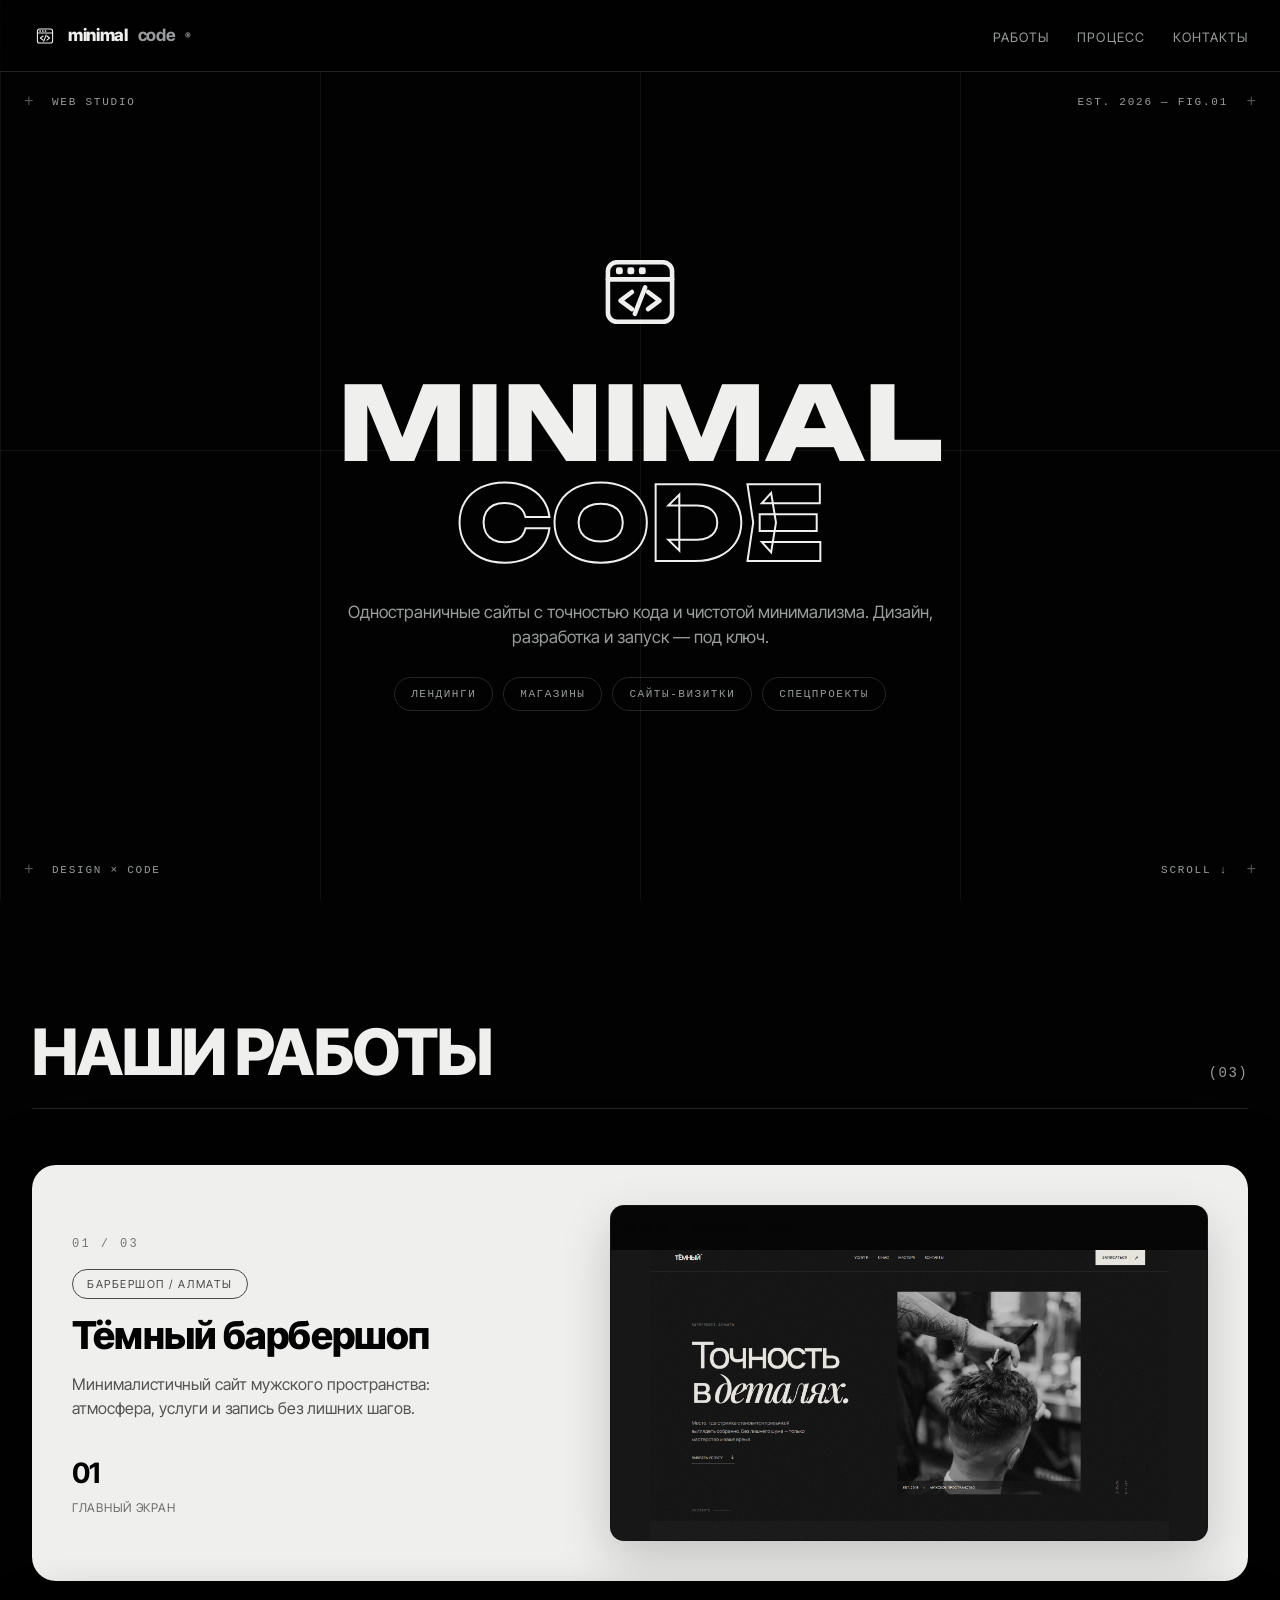
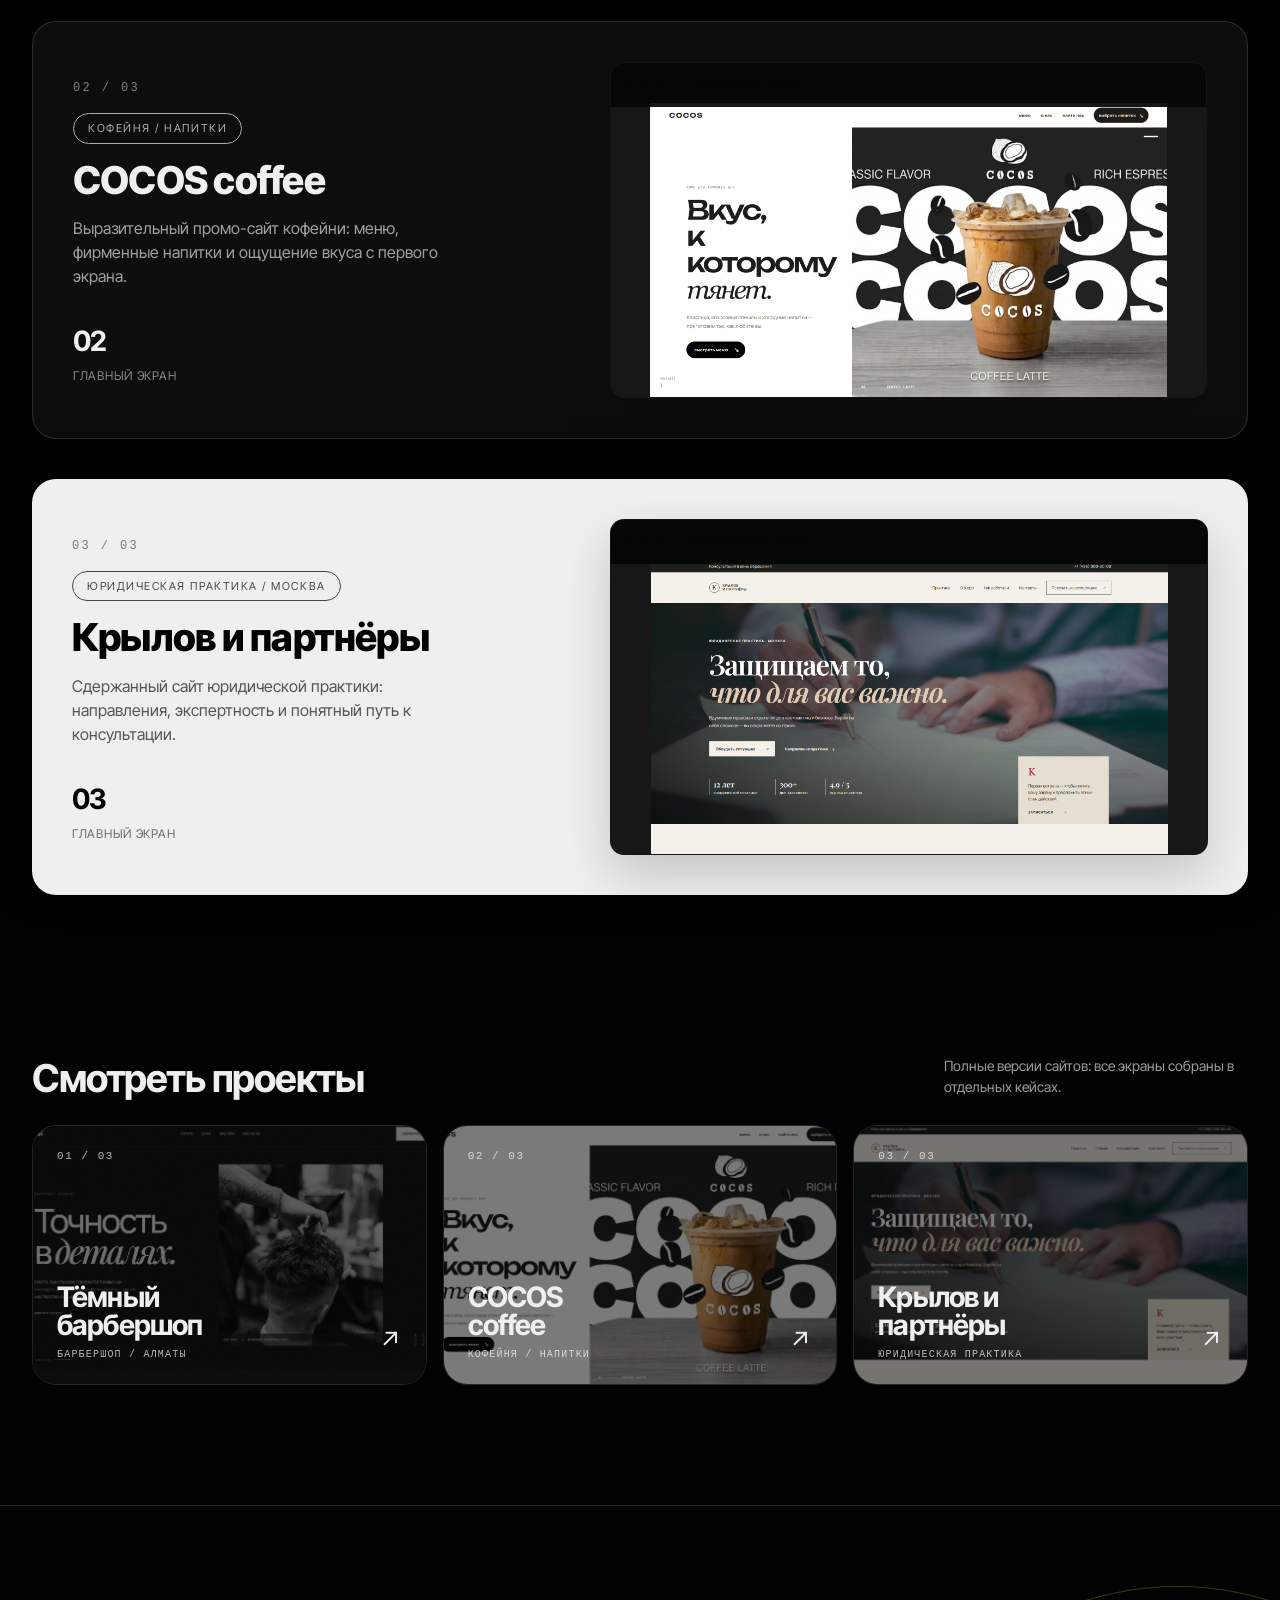
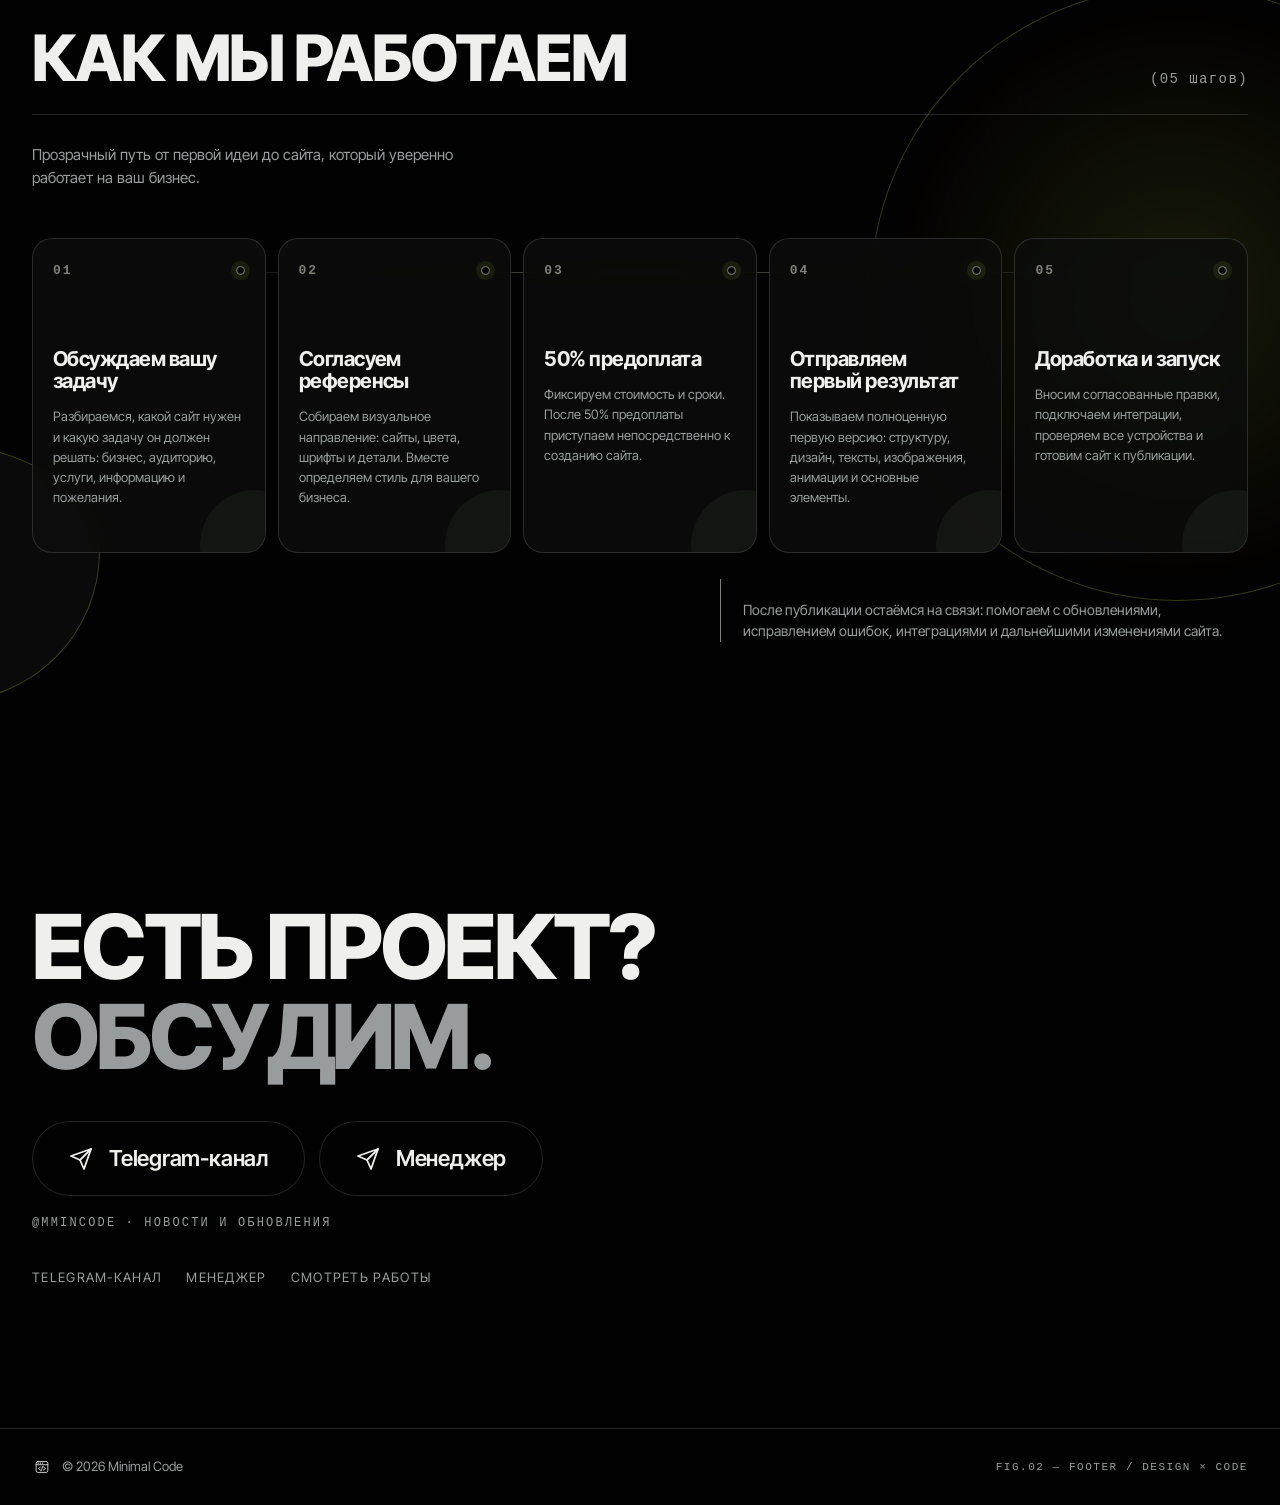
<file: index.html>
<!DOCTYPE html>
<html lang="ru">
<head>
<meta charset="UTF-8">
<meta name="viewport" content="width=device-width, initial-scale=1.0">
<title>Minimal Code — сайты с точностью до пикселя</title>
<link rel="preconnect" href="https://fonts.googleapis.com">
<link rel="preconnect" href="https://fonts.gstatic.com" crossorigin>
<link href="https://fonts.googleapis.com/css2?family=Inter+Tight:wght@400;500;600;700;800&family=Unbounded:wght@500;700;800&display=swap" rel="stylesheet">
<style>
*,*::before,*::after{margin:0;padding:0;box-sizing:border-box}
:root{
  --black:#030202;
  --dark:#464139;
  --gray:#989C9C;
  --light:#EFEFEE;
  --accent:#7E8077;
  --line:rgba(239,239,238,.14);
  --line-dark:rgba(4,5,4,.14);
  --header:72px;
  --font:'Inter Tight',-apple-system,BlinkMacSystemFont,'Segoe UI',sans-serif;
  --display:'Unbounded',var(--font);
  --mono:ui-monospace,'SF Mono','Cascadia Code',Consolas,monospace;
}
html{scroll-behavior:smooth}
body{background:var(--black);color:var(--light);font-family:var(--font);line-height:1.5;overflow-x:clip;-webkit-font-smoothing:antialiased;-webkit-user-select:none;user-select:none}
body.is-loading{overflow:hidden}
a{color:inherit}
.container{max-width:1280px;margin:0 auto;padding:0 32px}

.lg{display:block}
.lg .st{fill:none;stroke:var(--light);stroke-width:4;stroke-linecap:round;stroke-linejoin:round}
.lg .dot{fill:var(--light)}

/* ============ ПРЕЛОАДЕР: плавно уезжает вверх ВМЕСТЕ с контентом ============ */
.preloader{
  position:fixed;inset:0;z-index:9999;background:var(--black);
  display:flex;flex-direction:column;align-items:center;justify-content:center;
  transition:transform 1.15s cubic-bezier(.65,.05,.35,1);
  will-change:transform;
}
.preloader.is-gone{transform:translateY(-101%)}
.preloader::after{
  content:"";position:absolute;inset:0;pointer-events:none;
  background-image:linear-gradient(90deg,rgba(239,239,238,.05) 1px,transparent 1px);
  background-size:25% 100%;
  opacity:0;animation:gridFade 1.2s .1s ease forwards;
}
@keyframes gridFade{to{opacity:1}}

.pre__wrap{position:relative;width:min(260px,46vw);display:flex;flex-direction:column;align-items:center;gap:22px;transition:transform .9s cubic-bezier(.65,.05,.35,1),opacity .9s ease}
.preloader.is-gone .pre__wrap{transform:translateY(-70px);opacity:0}
.pre__cross,.pre__mark{transition:transform .9s cubic-bezier(.65,.05,.35,1),opacity .9s ease}
.preloader.is-gone .pre__cross,.preloader.is-gone .pre__mark{transform:translateY(-40px);opacity:0}

.pre__logo{width:100%;height:auto}
.pre__logo .win{stroke-dasharray:210;stroke-dashoffset:210;animation:draw .9s .1s cubic-bezier(.77,0,.175,1) forwards}
.pre__logo .sep{stroke-dasharray:56;stroke-dashoffset:56;animation:draw .4s .8s ease forwards}
.pre__logo .dot{opacity:0;animation:pop .25s forwards}
.pre__logo .dot.d1{animation-delay:1s}
.pre__logo .dot.d2{animation-delay:1.1s}
.pre__logo .dot.d3{animation-delay:1.2s}
.pre__logo .c1{stroke-dasharray:26;stroke-dashoffset:26;animation:draw .3s 1.3s ease forwards}
.pre__logo .c2{stroke-dasharray:26;stroke-dashoffset:26;animation:draw .3s 1.45s ease forwards}
.pre__logo .c3{stroke-dasharray:26;stroke-dashoffset:26;animation:draw .3s 1.6s ease forwards}
@keyframes draw{to{stroke-dashoffset:0}}
@keyframes pop{to{opacity:1}}

.pre__label{font-family:var(--mono);font-size:11px;letter-spacing:.24em;text-transform:uppercase;color:var(--gray);width:100%;display:flex;justify-content:space-between;opacity:0;animation:fade .4s 1.2s ease forwards}
.pre__brand{font-size:15px;font-weight:700;text-transform:lowercase;letter-spacing:-.01em;opacity:0;animation:fade .4s 1.4s ease forwards}
.pre__brand b{color:var(--gray)}
.pre__status{font-family:var(--mono);font-size:10px;letter-spacing:.2em;text-transform:uppercase;color:var(--accent);opacity:0;animation:fade .3s 1.5s ease forwards,blink 1s 1.5s steps(2) infinite}
@keyframes fade{to{opacity:1}}
@keyframes blink{50%{opacity:0}}
.pre__bar{width:100%;height:1px;background:rgba(239,239,238,.12);position:relative;overflow:hidden;opacity:0;animation:fade .3s 1.5s ease forwards}
.pre__bar span{position:absolute;inset:0;width:0;background:var(--light);animation:fill .9s 1.6s cubic-bezier(.65,.05,.35,1) forwards}
@keyframes fill{to{width:100%}}

.pre__cross{position:fixed;font-family:var(--mono);font-size:16px;color:rgba(239,239,238,.3);pointer-events:none;opacity:0;animation:fade .4s .2s ease forwards}
.pre__cross.c-tl{top:24px;left:24px}
.pre__cross.c-tr{top:24px;right:24px}
.pre__cross.c-bl{bottom:24px;left:24px}
.pre__cross.c-br{bottom:24px;right:24px}
.pre__mark{position:fixed;font-family:var(--mono);font-size:11px;letter-spacing:.16em;text-transform:uppercase;color:var(--gray);opacity:0;animation:fade .4s .4s ease forwards}
.pre__mark.m-tl{top:28px;left:52px}
.pre__mark.m-tr{top:28px;right:52px;text-align:right}
.pre__mark.m-bl{bottom:28px;left:52px}
.pre__mark.m-br{bottom:28px;right:52px;text-align:right}

/* ============ САЙТ ============ */
.site{opacity:0;transition:opacity .5s ease}
.site.is-ready{opacity:1}

.header{position:fixed;top:0;left:0;right:0;height:var(--header);display:flex;align-items:center;z-index:100;background:rgba(3,2,2,.75);backdrop-filter:blur(12px);border-bottom:1px solid var(--line);transform:translateY(-100%);transition:transform .7s cubic-bezier(.77,0,.175,1)}
.header.is-in{transform:none}
.header .container{display:flex;justify-content:space-between;align-items:center;width:100%}
.logo{display:flex;align-items:center;gap:10px;font-weight:800;font-size:17px;letter-spacing:-.02em;text-decoration:none;text-transform:lowercase}
.logo .lg{width:26px;height:26px;transition:transform .4s cubic-bezier(.2,.8,.2,1)}
.logo:hover .lg{transform:rotate(-8deg) scale(1.1)}
.logo b{color:var(--gray)}
.logo sup{font-size:9px;color:var(--gray)}
.menu{display:flex;gap:28px;list-style:none}
.menu a{position:relative;font-size:13px;letter-spacing:.08em;text-transform:uppercase;color:var(--gray);text-decoration:none;transition:color .25s}
.menu a::after{content:"";position:absolute;left:0;right:100%;bottom:-5px;height:1px;background:var(--light);transition:right .35s cubic-bezier(.2,.8,.2,1)}
.menu a:hover{color:var(--light)}
.menu a:hover::after{right:0}

/* HERO */
.hero{min-height:100vh;min-height:100svh;position:relative;overflow:hidden;display:flex;flex-direction:column;justify-content:center;padding:calc(var(--header) + 48px) 0 72px}
.hero__grid{position:absolute;inset:0;pointer-events:none;background-image:linear-gradient(90deg,rgba(239,239,238,.06) 1px,transparent 1px);background-size:25% 100%;opacity:0;transition:opacity .8s ease}
.site.is-ready .hero__grid{opacity:1}
.hero__grid::after{content:"";position:absolute;left:0;right:0;top:50%;height:1px;background:rgba(239,239,238,.06)}

.hero__cross{position:absolute;font-family:var(--mono);font-size:16px;color:rgba(239,239,238,.35);pointer-events:none;opacity:0;transform:scale(.5);transition:opacity .6s,transform .5s cubic-bezier(.2,.8,.2,1),color .3s}
.site.is-ready .hero__cross{opacity:1;transform:scale(1)}
.site.is-ready .hero__cross:nth-of-type(2){transition-delay:.1s}
.site.is-ready .hero__cross:nth-of-type(3){transition-delay:.2s}
.site.is-ready .hero__cross:nth-of-type(4){transition-delay:.3s}
.hero__cross:hover{transform:scale(1.35) rotate(90deg)!important;color:var(--light)}
.cross-tl{top:calc(var(--header) + 18px);left:24px}
.cross-tr{top:calc(var(--header) + 18px);right:24px}
.cross-bl{bottom:18px;left:24px}
.cross-br{bottom:18px;right:24px}

.hero__mark{position:absolute;font-family:var(--mono);font-size:11px;letter-spacing:.16em;text-transform:uppercase;color:var(--gray);opacity:0;transform:translateY(8px);transition:opacity .7s,transform .7s}
.site.is-ready .hero__mark{opacity:1;transform:none}
.site.is-ready .mark-tl{transition-delay:.3s}
.site.is-ready .mark-tr{transition-delay:.4s}
.site.is-ready .mark-bl{transition-delay:.5s}
.site.is-ready .mark-br{transition-delay:.6s}
.mark-tl{top:calc(var(--header) + 22px);left:52px}
.mark-tr{top:calc(var(--header) + 22px);right:52px;text-align:right}
.mark-bl{bottom:22px;left:52px}
.mark-br{bottom:22px;right:52px;text-align:right}

.hero__center{position:relative;display:flex;flex-direction:column;align-items:center;text-align:center;gap:26px}

.hero__logo{width:110px;height:110px;opacity:0;transform:scale(.92) translateY(8px);transition:opacity .9s .1s cubic-bezier(.2,.8,.2,1),transform .9s .1s cubic-bezier(.2,.8,.2,1);cursor:pointer}
.site.is-ready .hero__logo{opacity:1;transform:scale(1) translateY(0)}
.site.is-ready .hero__logo:hover{transform:scale(1.07) rotate(-3deg)}
.hero__logo .dot{animation:dotBlink 2.4s 1.2s infinite}
.hero__logo .dot.d2{animation-delay:1.45s}
.hero__logo .dot.d3{animation-delay:1.7s}
@keyframes dotBlink{0%,55%,100%{opacity:1}25%{opacity:.15}}

/* заголовок новым шрифтом Unbounded */
.hero__title{font-family:var(--display);font-size:clamp(36px,8vw,124px);line-height:.98;letter-spacing:-.01em;font-weight:800;text-transform:uppercase;overflow:hidden}
.hero__title span{display:block;transform:translateY(110%);transition:transform .9s cubic-bezier(.77,0,.175,1)}
.hero__title span.s1{transition-delay:.35s}
.hero__title span.s2{transition-delay:.5s}
.site.is-ready .hero__title span{transform:none}
.hero__title .outline{color:var(--light)}
@supports (-webkit-text-stroke:2px #fff){
  .hero__title .outline{color:transparent;-webkit-text-stroke:2px var(--light)}
}

.hero__sub{max-width:600px;color:var(--gray);font-size:clamp(14px,1.4vw,17px);opacity:0;transform:translateY(14px);transition:opacity .8s .8s ease,transform .8s .8s ease}
.site.is-ready .hero__sub{opacity:1;transform:none}

/* овалы-теги: кликабельны + анимированы */
.hero__tags{display:flex;gap:10px;flex-wrap:wrap;justify-content:center}
.hero__tags a{
  font-family:var(--mono);font-size:11px;letter-spacing:.14em;text-transform:uppercase;
  color:var(--gray);border:1px solid var(--line);border-radius:100px;padding:8px 16px;
  text-decoration:none;
  opacity:0;transform:translateY(14px);
  transition:opacity .6s ease,transform .35s cubic-bezier(.2,.8,.2,1),background .3s,color .3s,border-color .3s,box-shadow .3s;
}
.hero__tags a:nth-child(1){transition-delay:.95s,0s,0s,0s,0s,0s}
.hero__tags a:nth-child(2){transition-delay:1.05s,0s,0s,0s,0s,0s}
.hero__tags a:nth-child(3){transition-delay:1.15s,0s,0s,0s,0s,0s}
.hero__tags a:nth-child(4){transition-delay:1.25s,0s,0s,0s,0s,0s}
.site.is-ready .hero__tags a{opacity:1;transform:none}
.hero__tags a:hover{background:var(--light);color:var(--black);border-color:var(--light);transform:translateY(-4px);box-shadow:0 10px 24px rgba(239,239,238,.15)}
.hero__tags a:active{transform:translateY(-1px) scale(.96)}

/* РАБОТЫ */
.works{padding:120px 0 40px}
.section-head{display:flex;align-items:flex-end;justify-content:space-between;gap:24px;margin-bottom:56px;border-bottom:1px solid var(--line);padding-bottom:24px}
.section-head h2{font-size:clamp(32px,5vw,64px);letter-spacing:-.03em;font-weight:800;text-transform:uppercase;line-height:1}
.section-head .count{color:var(--gray);font-size:14px;letter-spacing:.1em;font-family:var(--mono)}
.stack{display:flex;flex-direction:column;gap:40px;padding-bottom:80px}
.work-card{position:sticky;border-radius:24px;overflow:hidden;transform-origin:top center;will-change:transform;box-shadow:0 -12px 48px rgba(0,0,0,.45)}
.work-card:nth-child(1){top:calc(var(--header) + 24px)}
.work-card:nth-child(2){top:calc(var(--header) + 40px)}
.work-card:nth-child(3){top:calc(var(--header) + 56px)}
.work-card--light{background:var(--light);color:var(--black)}
.work-card--dark{background:#0c0e0c;color:var(--light);border:1px solid var(--line)}
.work-card__inner{display:grid;grid-template-columns:1fr 1.2fr;gap:40px;padding:40px;align-items:center}
.work-card__index{font-size:12px;letter-spacing:.2em;opacity:.5;font-family:var(--mono)}
.tag{display:inline-block;margin:16px 0;padding:6px 14px;border:1px solid currentColor;border-radius:100px;font-size:11px;letter-spacing:.14em;text-transform:uppercase;opacity:.7;transition:opacity .3s,transform .3s;cursor:default}
.tag:hover{opacity:1;transform:translateY(-2px)}
.work-card h3{font-size:clamp(24px,3vw,40px);letter-spacing:-.02em;line-height:1.05;font-weight:800;margin-bottom:16px;transition:transform .3s}
.work-card h3:hover{transform:translateX(6px)}
.work-card p{opacity:.65;max-width:44ch}
.stats{display:flex;gap:32px;margin-top:32px;flex-wrap:wrap}
.stat{transition:transform .3s}
.stat:hover{transform:translateY(-4px)}
.stat b{display:block;font-size:28px;letter-spacing:-.02em}
.stat span{font-size:12px;opacity:.55;letter-spacing:.06em;text-transform:uppercase}

.shot{position:relative;border-radius:14px;overflow:hidden;border:1px solid var(--line-dark);aspect-ratio:16/9;min-height:0;background:#171717;box-shadow:0 20px 50px rgba(0,0,0,.18);transition:transform .4s cubic-bezier(.2,.8,.2,1),box-shadow .4s}
.shot:hover{transform:translateY(-6px);box-shadow:0 30px 60px rgba(0,0,0,.3)}
.shot__bar{position:relative;z-index:1;display:flex;align-items:center;gap:6px;padding:10px 14px;background:rgba(4,5,4,.92);border-bottom:1px solid var(--line-dark)}
.shot__bar i{width:10px;height:10px;border-radius:50%;background:rgba(4,5,4,.2);transition:background .3s,transform .3s}
.shot:hover .shot__bar i{background:rgba(4,5,4,.45)}
.shot:hover .shot__bar i:nth-child(2){transform:scale(1.2)}
.shot__url{margin-left:10px;font-size:11px;color:rgba(4,5,4,.45);background:rgba(4,5,4,.05);border-radius:6px;padding:3px 10px;flex:1;max-width:240px}
.shot__canvas{position:relative;flex:1;padding:20px;display:flex;flex-direction:column;gap:10px}
.shot__img{position:absolute;top:40px;left:0;width:100%;height:calc(100% - 40px);object-fit:contain;object-position:top center;display:block}

/* Три отдельных фигуры — переходы к полным кейсам */
.project-links{padding:40px 0 120px}
.project-links__intro{display:flex;align-items:flex-end;justify-content:space-between;gap:24px;margin-bottom:28px}.project-links__intro h2{font-size:clamp(26px,3vw,40px);letter-spacing:-.03em;line-height:1}.project-links__intro p{max-width:38ch;color:var(--gray);font-size:14px}
.project-links__grid{display:grid;grid-template-columns:repeat(3,1fr);gap:16px}.project-link{min-height:260px;position:relative;display:flex;flex-direction:column;justify-content:space-between;padding:24px;border:1px solid var(--line);border-radius:24px;overflow:hidden;text-decoration:none;isolation:isolate;transition:transform .35s cubic-bezier(.2,.8,.2,1),border-color .35s,box-shadow .35s}.project-link::before{content:"";position:absolute;inset:0;z-index:-1;background:var(--cover) center/cover;filter:brightness(.48);transform:scale(1.02);transition:transform .55s cubic-bezier(.2,.8,.2,1),filter .35s}.project-link:hover{transform:translateY(-7px);border-color:rgba(239,239,238,.5);box-shadow:0 20px 45px rgba(0,0,0,.35)}.project-link:hover::before{transform:scale(1.1);filter:brightness(.65)}.project-link__num{font:11px var(--mono);letter-spacing:.14em;color:rgba(255,255,255,.7)}.project-link__bottom{display:flex;align-items:end;justify-content:space-between;gap:14px}.project-link h3{font-size:clamp(22px,2.2vw,32px);line-height:1;letter-spacing:-.03em;max-width:9ch}.project-link b{font-size:25px;font-weight:400}.project-link__type{margin-top:10px;font:10px var(--mono);letter-spacing:.12em;text-transform:uppercase;color:rgba(255,255,255,.72)}

.mv-light{background:#f4f4f2;color:#040504}
.mv-dark{background:#0b0d0b;color:#EFEFEE}
.m-nav{display:flex;justify-content:space-between;align-items:center;font-size:10px;letter-spacing:.08em;text-transform:uppercase;opacity:.85}
.m-nav b{font-weight:800}
.m-h{font-size:clamp(17px,2vw,26px);font-weight:800;letter-spacing:-.02em;line-height:1.08;text-transform:uppercase}
.m-sub{font-size:11px;opacity:.6}
.m-btn{display:inline-block;align-self:flex-start;padding:8px 16px;border-radius:100px;font-size:11px;font-weight:700;cursor:pointer;transition:transform .3s,box-shadow .3s,opacity .3s}
.m-btn:hover{transform:translateY(-3px);box-shadow:0 8px 18px rgba(0,0,0,.25)}
.m-btn:active{transform:translateY(-1px) scale(.96)}
.m-btn--dark{background:#040504;color:#EFEFEE}
.m-btn--light{background:#EFEFEE;color:#040504}
.m-btn--love{background:#c94f6d;color:#fff}
.m-ghost{background:transparent;border:1px solid currentColor;opacity:.55}
.m-ghost:hover{opacity:.9}
.m-row{display:flex;align-items:center;gap:12px;flex-wrap:wrap}
.m-badge{align-self:flex-start;font-size:9px;letter-spacing:.12em;text-transform:uppercase;background:#040504;color:#EFEFEE;padding:4px 10px;border-radius:100px;font-weight:700}
.m-underline{width:64px;height:4px;background:#D9FF4B;border-radius:2px;transition:width .4s}
.shot:hover .m-underline{width:120px}
.m-foot{font-size:9px;letter-spacing:.08em;text-transform:uppercase;opacity:.55;border-top:1px solid var(--line-dark);padding-top:10px;text-align:center;margin-top:auto}
.m-clients{font-size:9px;letter-spacing:.22em;color:var(--gray);opacity:.7;text-align:center;text-transform:uppercase;margin-top:auto}

.m-grid{display:grid;grid-template-columns:repeat(3,1fr);gap:10px;margin-top:auto}
.m-card{position:relative;transition:transform .3s}
.m-card:hover{transform:translateY(-4px)}
.m-card i{display:block;aspect-ratio:4/3;border-radius:8px;margin-bottom:6px}
.m-card i.p1{background:radial-gradient(120% 90% at 30% 20%,#efece6,#b0aaa1)}
.m-card i.p2{background:radial-gradient(120% 90% at 30% 20%,#e6e2db,#98928a)}
.m-card i.p3{background:radial-gradient(120% 90% at 30% 20%,#f0ede7,#bdb7ae)}
.m-card b{font-size:11px;display:block;letter-spacing:-.01em}
.m-card span{font-size:10px;opacity:.55}
.hit{position:absolute;top:6px;left:6px;font-style:normal;font-size:8px;font-weight:700;background:#040504;color:#fff;padding:3px 7px;border-radius:100px;letter-spacing:.08em;text-transform:uppercase}
.sale{position:absolute;top:6px;left:6px;font-style:normal;font-size:8px;font-weight:700;background:#c94f6d;color:#fff;padding:3px 7px;border-radius:100px;letter-spacing:.08em}
.stars{position:absolute;top:9px;right:8px;font-style:normal;font-size:8px;color:#040504;opacity:.55;letter-spacing:.1em}

.m-grid.g4{grid-template-columns:repeat(4,1fr)}
.m-grid.g4 i{aspect-ratio:3/4;border-radius:8px;transition:transform .3s}
.m-grid.g4 i:hover{transform:scale(1.06) rotate(-2deg)}
.m-grid.g4 i.pos1{background:repeating-linear-gradient(45deg,#D9FF4B 0 6px,#141414 6px 12px)}
.m-grid.g4 i.pos2{background:radial-gradient(circle at 50% 35%,#FF4B9C,#5c1236 75%)}
.m-grid.g4 i.pos3{background:repeating-radial-gradient(circle at 50% 50%,#4BC8FF 0 4px,#0b0d0b 4px 9px)}
.m-grid.g4 i.pos4{background:linear-gradient(160deg,#B44BFF,#2a0b45)}
.m-stat{font-size:11px;font-weight:800;color:#D9FF4B;letter-spacing:.05em}
.m-stat.dim{color:var(--gray);font-weight:600}

.mv-love{background:linear-gradient(180deg,#fbefec,#f4dcd6);color:#5c2b2b;align-items:center;text-align:center}
.mv-love::before{content:"♥";position:absolute;left:14px;top:34%;color:rgba(212,86,106,.35);font-size:20px;transition:transform .3s}
.mv-love::after{content:"♥";position:absolute;right:16px;top:14%;color:rgba(212,86,106,.25);font-size:14px;transition:transform .3s}
.shot:hover .mv-love::before{transform:scale(1.3) rotate(-12deg)}
.shot:hover .mv-love::after{transform:scale(1.3) rotate(12deg)}
.m-names{font-family:Georgia,'Times New Roman',serif;font-size:clamp(20px,2.4vw,30px);font-weight:700}
.m-names em{font-style:normal;color:#d4566a;display:inline-block;transition:transform .3s}
.m-names:hover em{transform:scale(1.4)}
.m-photo{position:relative;width:74%;aspect-ratio:16/8;border-radius:12px;background:linear-gradient(180deg,#f2a98c,#a75d77);box-shadow:0 12px 30px rgba(167,93,119,.35);transition:transform .4s}
.shot:hover .m-photo{transform:scale(1.03)}
.m-photo::after{content:"♥";position:absolute;right:10px;top:8px;color:rgba(255,255,255,.85);font-size:16px}
.m-timeline{display:flex;flex-direction:column;gap:7px;margin-top:auto;font-size:10px;color:#7a4a4a;letter-spacing:.04em}
.m-timeline span{display:flex;align-items:center;gap:8px;transition:transform .3s}
.m-timeline span:hover{transform:translateX(6px)}
.m-timeline i{width:7px;height:7px;border-radius:50%;background:#c94f6d;flex:none;box-shadow:0 0 0 3px rgba(201,79,109,.18)}

/* ПРОЦЕСС */
.process{position:relative;padding:120px 0;overflow:visible;border-top:1px solid var(--line);isolation:isolate}
.process::before,.process::after{content:"";position:absolute;z-index:-1;border:1px solid rgba(217,255,75,.22);border-radius:50%;pointer-events:none}
.process::before{width:min(48vw,620px);aspect-ratio:1;right:-16vw;top:80px;background:radial-gradient(circle,rgba(217,255,75,.1),transparent 67%);animation:process-orbit 16s linear infinite}
.process::after{width:260px;height:260px;left:-160px;bottom:60px;border-radius:34% 66% 58% 42%/48% 42% 58% 52%;background:rgba(239,239,238,.035);animation:process-shape 11s ease-in-out infinite alternate}
.process__lead{display:flex;justify-content:space-between;align-items:end;gap:24px;margin:-28px 0 48px}.process__lead p{max-width:49ch;color:var(--gray);font-size:15px;line-height:1.55}
.steps{position:relative;display:grid;grid-template-columns:repeat(5,1fr);gap:12px}
.steps::before{content:"";position:absolute;left:5%;right:5%;top:34px;height:1px;background:linear-gradient(90deg,transparent,var(--accent),transparent);opacity:.6}
.step{position:relative;min-height:315px;padding:22px 20px 24px;border:1px solid var(--line);border-radius:20px;background:rgba(12,14,12,.78);backdrop-filter:blur(10px);overflow:hidden;transition:transform .45s cubic-bezier(.2,.8,.2,1),border-color .45s,background .45s,box-shadow .45s}
.step::before{content:"";position:absolute;width:110px;height:110px;border-radius:50%;right:-45px;bottom:-48px;background:var(--accent);opacity:.09;transition:transform .55s cubic-bezier(.2,.8,.2,1),opacity .45s}
.step::after{content:"";position:absolute;top:27px;right:20px;width:9px;height:9px;border:1px solid var(--accent);border-radius:50%;background:var(--black);box-shadow:0 0 0 5px rgba(217,255,75,.08)}
.step:hover{transform:translateY(-10px) rotate(-.5deg);border-color:rgba(217,255,75,.55);background:rgba(20,24,19,.92);box-shadow:0 20px 45px rgba(0,0,0,.3)}
.step:hover::before{transform:scale(2.4);opacity:.14}.step b{display:block;font-size:13px;color:var(--accent);letter-spacing:.15em;font-family:var(--mono)}
.step h3{position:relative;font-size:clamp(19px,1.6vw,23px);line-height:1.08;margin:68px 0 14px;letter-spacing:-.025em}.step p{position:relative;color:var(--gray);font-size:13px;line-height:1.55}
.process__outro{max-width:66ch;margin:26px 0 0 auto;padding:20px 0 0 22px;border-left:1px solid var(--accent);color:var(--gray);font-size:14px;line-height:1.55}
@keyframes process-orbit{to{transform:rotate(360deg)}}@keyframes process-shape{to{transform:rotate(24deg) scale(1.15);border-radius:62% 38% 38% 62%/54% 62% 38% 46%}}

/* КОНТАКТЫ */
.contact{padding:140px 0}
.contact h2{font-size:clamp(40px,7vw,96px);line-height:1;letter-spacing:-.04em;text-transform:uppercase;font-weight:800}
.contact h2 em{font-style:normal;color:var(--gray)}
.contact__actions{display:flex;align-items:center;gap:14px;flex-wrap:wrap;margin-top:40px}
.contact__tg{
  display:inline-flex;align-items:center;gap:16px;
  padding:20px 36px;border:1px solid var(--line);border-radius:100px;
  font-size:clamp(16px,2vw,22px);font-weight:600;letter-spacing:-.01em;text-decoration:none;
  transition:background .3s,color .3s,transform .3s,box-shadow .3s;
}
.contact__tg svg{width:24px;height:24px;fill:none;stroke:currentColor;stroke-width:1.8;stroke-linecap:round;stroke-linejoin:round;transition:transform .3s}
.contact__tg:hover{background:var(--light);color:var(--black);transform:translateY(-4px);box-shadow:0 16px 40px rgba(239,239,238,.15)}
.contact__tg:hover svg{transform:translateX(6px) rotate(-12deg)}
.contact__tg:active{transform:translateY(-1px) scale(.97)}
.contact__nick{display:block;margin-top:18px;font-family:var(--mono);font-size:12px;letter-spacing:.18em;text-transform:uppercase;color:var(--gray)}
.socials{display:flex;gap:24px;margin-top:36px;flex-wrap:wrap}
.socials a{color:var(--gray);font-size:13px;letter-spacing:.1em;text-transform:uppercase;text-decoration:none;transition:color .25s,transform .25s;display:inline-block}
.socials a:hover{color:var(--light);transform:translateY(-3px)}

.footer{border-top:1px solid var(--line);padding:28px 0;color:var(--gray);font-size:13px}
.footer .container{display:flex;justify-content:space-between;gap:16px;flex-wrap:wrap;align-items:center}
.footer .flogo{display:flex;align-items:center;gap:10px}
.footer .lg{width:20px;height:20px}
.footer .mono{font-family:var(--mono);font-size:11px;letter-spacing:.14em;text-transform:uppercase}

.reveal{opacity:0;transform:translateY(28px);transition:opacity .7s ease,transform .7s ease}
.reveal.is-in{opacity:1;transform:none}

@media(max-width:960px){
  .work-card__inner{grid-template-columns:1fr}
  .steps{grid-template-columns:repeat(2,1fr);gap:16px}.steps::before{display:none}.step{min-height:250px}.step h3{margin-top:58px}
  .shot{min-height:360px}
}
@media(max-width:600px){
  .container{padding:0 20px}
  .menu{gap:14px}
  .menu a{font-size:11px}
  .stack{gap:14px;padding-bottom:48px}
  .work-card{position:sticky;top:calc(var(--header) + 12px)!important;border-radius:18px;min-height:0}
  .work-card:nth-child(2){top:calc(var(--header) + 26px)!important}.work-card:nth-child(3){top:calc(var(--header) + 40px)!important}
  .work-card__inner{padding:22px;gap:22px}
  .work-card h3{font-size:30px}
  .work-card p{font-size:15px}
  .stats{margin-top:24px;gap:24px}
  .shot{width:100%;aspect-ratio:16/9}
  .project-links{padding:20px 0 80px}.project-links__intro{align-items:start;flex-direction:column}.project-links__grid{grid-template-columns:1fr}.project-link{min-height:190px}
  .mark-tr,.mark-bl{display:none}
  .hero__logo{width:84px;height:84px}
  .pre__mark.m-tr,.pre__mark.m-bl{display:none}
}
@media(max-width:767px){
  html,body{width:100%;overflow-x:clip}
  .process{padding:86px 0}.process__lead{display:block;margin:-30px 0 36px}.process__lead p{margin-top:20px;font-size:14px}
  .process .steps{display:flex;flex-direction:column;gap:20px;padding-bottom:36px}
  .process .step{position:sticky;min-height:0;margin:0!important;padding:20px 18px 24px;border-radius:18px}
  .process .step:nth-child(1){top:calc(var(--header) + 12px);z-index:1}.process .step:nth-child(2){top:calc(var(--header) + 26px);z-index:2}.process .step:nth-child(3){top:calc(var(--header) + 40px);z-index:3}.process .step:nth-child(4){top:calc(var(--header) + 54px);z-index:4}.process .step:nth-child(5){top:calc(var(--header) + 68px);z-index:5}
  .process .step h3{margin:54px 0 12px;font-size:21px}.process .step p{font-size:13px}
  .process__outro{margin-top:-8px;padding:18px 0 0 16px;font-size:13px}.process::before{width:360px;right:-230px;top:130px}.process::after{display:none}
}
</style>
</head>
<body class="is-loading">

<!-- ============ ПРЕЛОАДЕР ============ -->
<div class="preloader" id="preloader">
  <span class="pre__cross c-tl">+</span>
  <span class="pre__cross c-tr">+</span>
  <span class="pre__cross c-bl">+</span>
  <span class="pre__cross c-br">+</span>
  <span class="pre__mark m-tl">System boot</span>
  <span class="pre__mark m-tr">FIG.00 / 2026</span>
  <span class="pre__mark m-bl">Initializing</span>
  <span class="pre__mark m-br">v1.0.0</span>

  <div class="pre__wrap">
    <svg class="lg pre__logo" viewBox="0 0 96 96" aria-hidden="true">
      <rect class="st win" x="20" y="22" width="56" height="52" rx="8"/>
      <line class="st sep" x1="20" y1="37" x2="76" y2="37"/>
      <rect class="dot d1" x="27" y="26.5" width="6" height="6" rx="2"/>
      <rect class="dot d2" x="37" y="26.5" width="6" height="6" rx="2"/>
      <rect class="dot d3" x="47" y="26.5" width="6" height="6" rx="2"/>
      <polyline class="st c1" points="41,48 31,55.5 41,63"/>
      <line class="st c2" x1="52.5" y1="44" x2="43.5" y2="67"/>
      <polyline class="st c3" points="55,48 65,55.5 55,63"/>
    </svg>
    <div class="pre__label"><span>System</span><span id="counter">00</span></div>
    <div class="pre__brand">minimal<b>code</b> ®</div>
    <div class="pre__status"><span>Initializing web studio</span></div>
    <div class="pre__bar"><span></span></div>
  </div>
</div>

<!-- ============ САЙТ ============ -->
<div class="site" id="site">

<header class="header" id="header">
  <div class="container">
    <a href="#" class="logo" id="logoTop">
      <svg class="lg" viewBox="0 0 96 96" aria-hidden="true">
        <rect class="st" x="20" y="22" width="56" height="52" rx="8"/>
        <line class="st" x1="20" y1="37" x2="76" y2="37"/>
        <rect class="dot" x="27" y="26.5" width="6" height="6" rx="2"/>
        <rect class="dot" x="37" y="26.5" width="6" height="6" rx="2"/>
        <rect class="dot" x="47" y="26.5" width="6" height="6" rx="2"/>
        <polyline class="st" points="41,48 31,55.5 41,63"/>
        <line class="st" x1="52.5" y1="44" x2="43.5" y2="67"/>
        <polyline class="st" points="55,48 65,55.5 55,63"/>
      </svg>
      minimal<b>code</b><sup>®</sup>
    </a>
    <ul class="menu">
      <li><a href="#works">Работы</a></li>
      <li><a href="#process">Процесс</a></li>
      <li><a href="#contact">Контакты</a></li>
    </ul>
  </div>
</header>

<main>
  <section class="hero">
    <div class="hero__grid"></div>
    <span class="hero__cross cross-tl">+</span>
    <span class="hero__cross cross-tr">+</span>
    <span class="hero__cross cross-bl">+</span>
    <span class="hero__cross cross-br">+</span>
    <span class="hero__mark mark-tl">Web studio</span>
    <span class="hero__mark mark-tr">Est. 2026 — FIG.01</span>
    <span class="hero__mark mark-bl">Design × Code</span>
    <span class="hero__mark mark-br">Scroll ↓</span>

    <div class="hero__center container">
      <svg class="lg hero__logo" viewBox="0 0 96 96" aria-hidden="true">
        <rect class="st" x="20" y="22" width="56" height="52" rx="8"/>
        <line class="st" x1="20" y1="37" x2="76" y2="37"/>
        <rect class="dot d1" x="27" y="26.5" width="6" height="6" rx="2"/>
        <rect class="dot d2" x="37" y="26.5" width="6" height="6" rx="2"/>
        <rect class="dot d3" x="47" y="26.5" width="6" height="6" rx="2"/>
        <polyline class="st" points="41,48 31,55.5 41,63"/>
        <line class="st" x1="52.5" y1="44" x2="43.5" y2="67"/>
        <polyline class="st" points="55,48 65,55.5 55,63"/>
      </svg>
      <h1 class="hero__title">
        <span class="s1">Minimal</span>
        <span class="s2 outline">Code</span>
      </h1>
      <p class="hero__sub">Одностраничные сайты с точностью кода и чистотой минимализма. Дизайн, разработка и запуск — под ключ.</p>
      <div class="hero__tags">
        <a href="#works">Лендинги</a>
        <a href="#works">Магазины</a>
        <a href="#works">Сайты-визитки</a>
        <a href="#works">Спецпроекты</a>
      </div>
    </div>
  </section>

  <section class="works" id="works">
    <div class="container">
      <div class="section-head reveal">
        <h2>Наши работы</h2>
        <span class="count">(03)</span>
      </div>
      <div class="stack">

        <article class="work-card work-card--light">
          <div class="work-card__inner">
            <div>
              <span class="work-card__index">01 / 03</span><br>
              <span class="tag">Барбершоп / Алматы</span>
              <h3>Тёмный барбершоп</h3>
              <p>Минималистичный сайт мужского пространства: атмосфера, услуги и запись без лишних шагов.</p>
              <div class="stats">
                <div class="stat"><b>01</b><span>главный экран</span></div>
              </div>
            </div>
            <div class="shot">
              <div class="shot__bar"><i></i><i></i><i></i><span class="shot__url">barbershop — home</span></div>
              <img class="shot__img" src="img/projects/barber-cover.png" alt="Главный экран сайта барбершопа">
            </div>
          </div>
        </article>

        <article class="work-card work-card--dark">
          <div class="work-card__inner">
            <div>
              <span class="work-card__index">02 / 03</span><br>
              <span class="tag">Кофейня / Напитки</span>
              <h3>COCOS coffee</h3>
              <p>Выразительный промо-сайт кофейни: меню, фирменные напитки и ощущение вкуса с первого экрана.</p>
              <div class="stats">
                <div class="stat"><b>02</b><span>главный экран</span></div>
              </div>
            </div>
            <div class="shot">
              <div class="shot__bar"><i></i><i></i><i></i><span class="shot__url">cocos coffee — home</span></div>
              <img class="shot__img" src="img/projects/coffee-cover.png" alt="Главный экран сайта кофейни">
            </div>
          </div>
        </article>

        <article class="work-card work-card--light">
          <div class="work-card__inner">
            <div>
              <span class="work-card__index">03 / 03</span><br>
              <span class="tag">Юридическая практика / Москва</span>
              <h3>Крылов и партнёры</h3>
              <p>Сдержанный сайт юридической практики: направления, экспертность и понятный путь к консультации.</p>
              <div class="stats">
                <div class="stat"><b>03</b><span>главный экран</span></div>
              </div>
            </div>
            <div class="shot">
              <div class="shot__bar"><i></i><i></i><i></i><span class="shot__url">krylov partners — home</span></div>
              <img class="shot__img" src="img/projects/law-cover.png" alt="Главный экран сайта юридической практики">
            </div>
          </div>
        </article>

      </div>
    </div>
  </section>

  <section class="project-links" aria-labelledby="projects-title">
    <div class="container">
      <div class="project-links__intro reveal">
        <h2 id="projects-title">Смотреть проекты</h2>
        <p>Полные версии сайтов: все экраны собраны в отдельных кейсах.</p>
      </div>
      <div class="project-links__grid">
        <a class="project-link reveal" href="barber.html" style="--cover:url('img/projects/barber-cover.png')"><span class="project-link__num">01 / 03</span><div class="project-link__bottom"><div><h3>Тёмный барбершоп</h3><p class="project-link__type">Барбершоп / Алматы</p></div><b>↗</b></div></a>
        <a class="project-link reveal" href="coffee.html" style="--cover:url('img/projects/coffee-cover.png')"><span class="project-link__num">02 / 03</span><div class="project-link__bottom"><div><h3>COCOS coffee</h3><p class="project-link__type">Кофейня / Напитки</p></div><b>↗</b></div></a>
        <a class="project-link reveal" href="law.html" style="--cover:url('img/projects/law-cover.png')"><span class="project-link__num">03 / 03</span><div class="project-link__bottom"><div><h3>Крылов и партнёры</h3><p class="project-link__type">Юридическая практика</p></div><b>↗</b></div></a>
      </div>
    </div>
  </section>

  <section class="process" id="process">
    <div class="container">
      <div class="section-head reveal">
        <h2>Как мы работаем</h2>
        <span class="count">(05 шагов)</span>
      </div>
      <div class="process__lead reveal"><p>Прозрачный путь от первой идеи до сайта, который уверенно работает на ваш бизнес.</p></div>
      <div class="steps">
        <article class="step reveal"><b>01</b><h3>Обсуждаем вашу задачу</h3><p>Разбираемся, какой сайт нужен и какую задачу он должен решать: бизнес, аудиторию, услуги, информацию и пожелания.</p></article>
        <article class="step reveal"><b>02</b><h3>Согласуем референсы</h3><p>Собираем визуальное направление: сайты, цвета, шрифты и детали. Вместе определяем стиль для вашего бизнеса.</p></article>
        <article class="step reveal"><b>03</b><h3>50% предоплата</h3><p>Фиксируем стоимость и сроки. После 50% предоплаты приступаем непосредственно к созданию сайта.</p></article>
        <article class="step reveal"><b>04</b><h3>Отправляем первый результат</h3><p>Показываем полноценную первую версию: структуру, дизайн, тексты, изображения, анимации и основные элементы.</p></article>
        <article class="step reveal"><b>05</b><h3>Доработка и запуск</h3><p>Вносим согласованные правки, подключаем интеграции, проверяем все устройства и готовим сайт к публикации.</p></article>
      </div>
      <p class="process__outro reveal">После публикации остаёмся на связи: помогаем с обновлениями, исправлением ошибок, интеграциями и дальнейшими изменениями сайта.</p>
    </div>
  </section>

  <section class="contact" id="contact">
    <div class="container reveal">
      <h2>Есть проект?<br><em>Обсудим.</em></h2>
      <div class="contact__actions">
        <a href="https://t.me/mmincode" target="_blank" rel="noopener" class="contact__tg">
          <svg viewBox="0 0 24 24" aria-hidden="true">
            <path d="M22 2L11 13"/>
            <path d="M22 2L15 22l-4-9-9-4 20-7z"/>
          </svg>
          Telegram-канал
        </a>
        <a href="https://t.me/biostrength" target="_blank" rel="noopener" class="contact__tg">
          <svg viewBox="0 0 24 24" aria-hidden="true">
            <path d="M22 2L11 13"/>
            <path d="M22 2L15 22l-4-9-9-4 20-7z"/>
          </svg>
          Менеджер
        </a>
      </div>
      <span class="contact__nick">@mmincode · новости и обновления</span>
      <div class="socials">
        <a href="https://t.me/mmincode" target="_blank" rel="noopener">Telegram-канал</a>
        <a href="https://t.me/biostrength" target="_blank" rel="noopener">Менеджер</a>
        <a href="#works">Смотреть работы</a>
      </div>
    </div>
  </section>
</main>

<footer class="footer">
  <div class="container">
    <span class="flogo">
      <svg class="lg" viewBox="0 0 96 96" aria-hidden="true">
        <rect class="st" x="20" y="22" width="56" height="52" rx="8"/>
        <line class="st" x1="20" y1="37" x2="76" y2="37"/>
        <rect class="dot" x="27" y="26.5" width="6" height="6" rx="2"/>
        <rect class="dot" x="37" y="26.5" width="6" height="6" rx="2"/>
        <rect class="dot" x="47" y="26.5" width="6" height="6" rx="2"/>
        <polyline class="st" points="41,48 31,55.5 41,63"/>
        <line class="st" x1="52.5" y1="44" x2="43.5" y2="67"/>
        <polyline class="st" points="55,48 65,55.5 55,63"/>
      </svg>
      © 2026 Minimal Code
    </span>
    <span class="mono">FIG.02 — Footer / Design × Code</span>
  </div>
</footer>

</div>

<script>
(function(){
  var counter = document.getElementById('counter');
  var preloader = document.getElementById('preloader');
  var site = document.getElementById('site');
  var header = document.getElementById('header');
  var body = document.body;
  var count = 0;

  function showSiteImmediately(){
    preloader.style.display = 'none';
    site.classList.add('is-ready');
    header.classList.add('is-in');
    body.classList.remove('is-loading');
  }

  // Прелоадер запускается один раз за сессию вкладки — при возврате из кейса
  // главная страница открывается сразу и браузер сохраняет прежнюю позицию.
  if(sessionStorage.getItem('minimal-code-intro-seen')){
    showSiteImmediately();
  } else {
    sessionStorage.setItem('minimal-code-intro-seen', 'true');

    function tick(){
      count += Math.random() * 8 + 3;
      if(count >= 100){
        count = 100;
        counter.textContent = '100';
        setTimeout(function(){
          preloader.classList.add('is-gone');
          site.classList.add('is-ready');
          header.classList.add('is-in');
          body.classList.remove('is-loading');
          setTimeout(function(){ preloader.style.display='none'; }, 1300);
        }, 250);
        return;
      }
      counter.textContent = Math.floor(count).toString().padStart(2,'0');
      setTimeout(tick, 45 + Math.random()*40);
    }
    setTimeout(tick, 300);
  }

  // логотип в шапке — наверх
  document.getElementById('logoTop').addEventListener('click', function(e){
    e.preventDefault();
    window.scrollTo({top:0, behavior:'smooth'});
  });

  var io = new IntersectionObserver(function(entries){
    entries.forEach(function(e){
      if(e.isIntersecting){ e.target.classList.add('is-in'); io.unobserve(e.target); }
    });
  }, {threshold:.15});
  document.querySelectorAll('.reveal').forEach(function(el){ io.observe(el); });

  ['copy', 'cut', 'selectstart', 'dragstart'].forEach(function(eventName){
    document.addEventListener(eventName, function(event){ event.preventDefault(); });
  });
})();
</script>
</body>
</html>
</file>
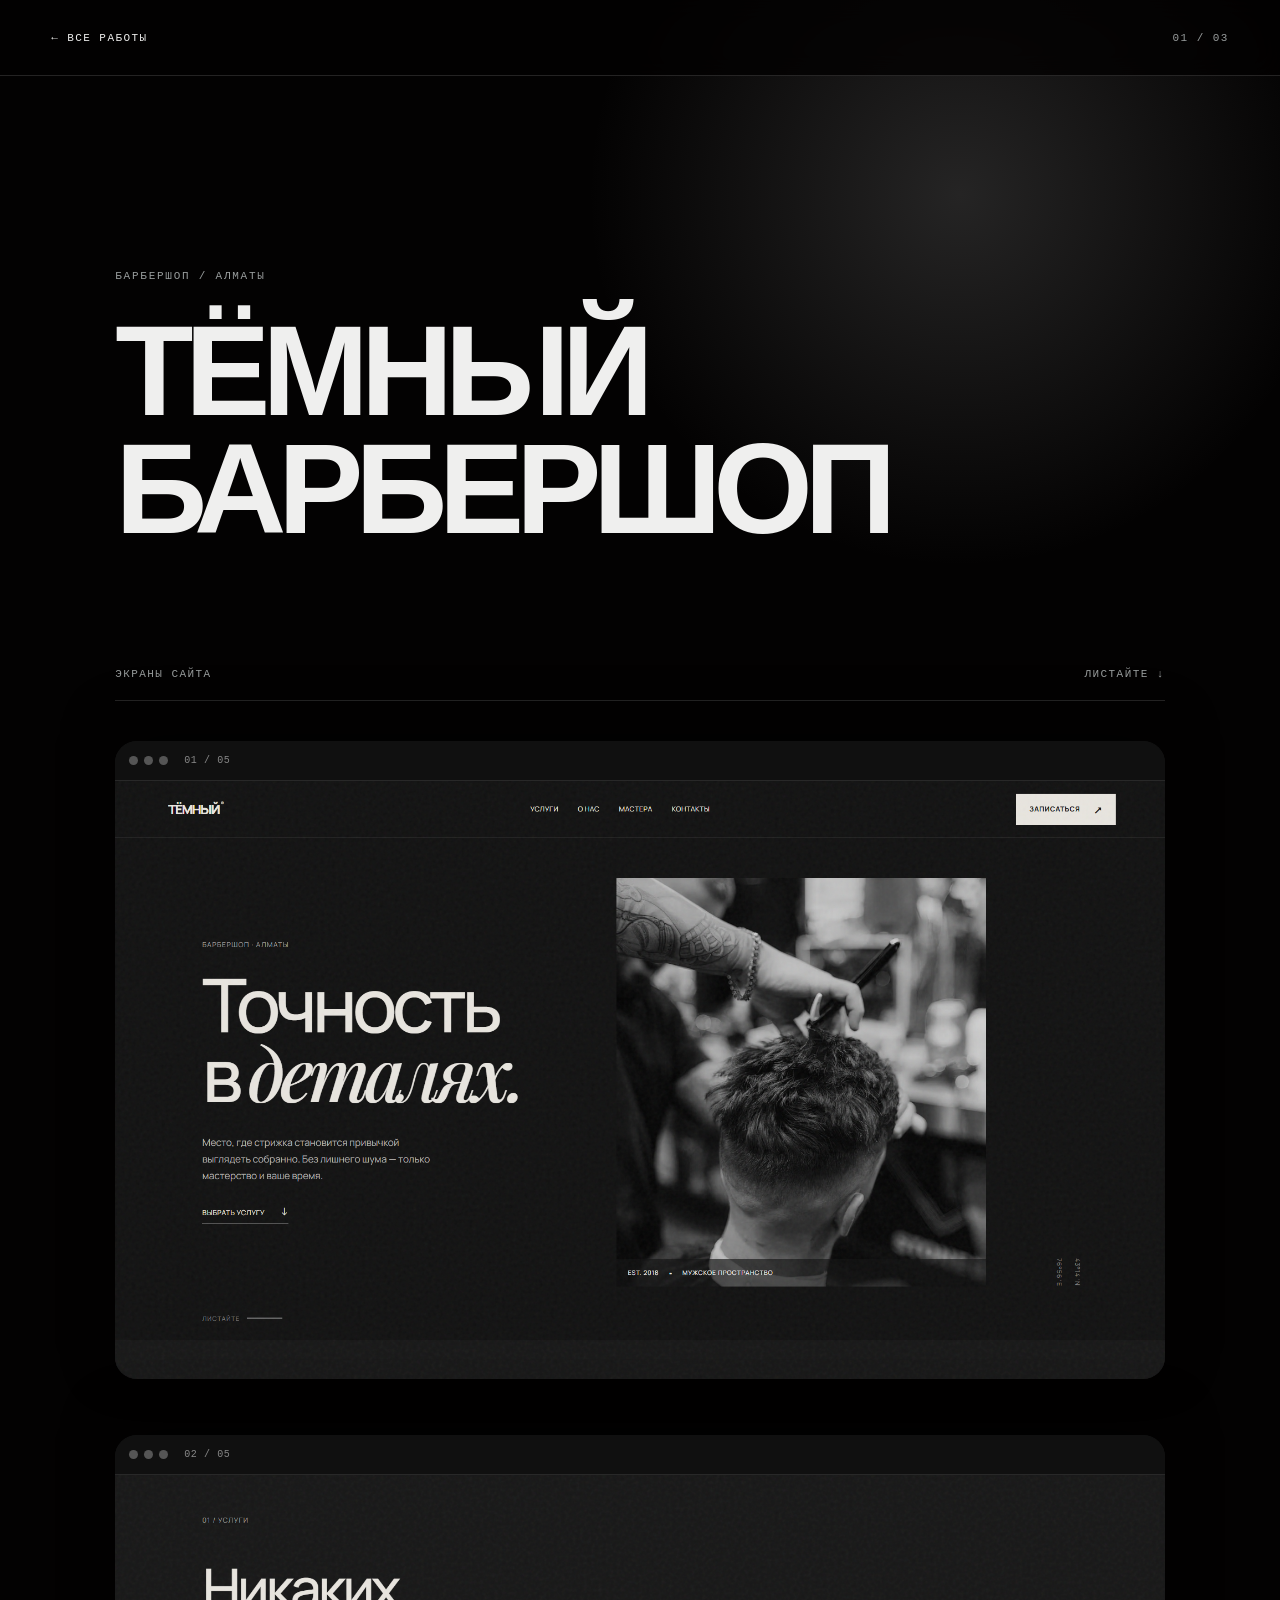
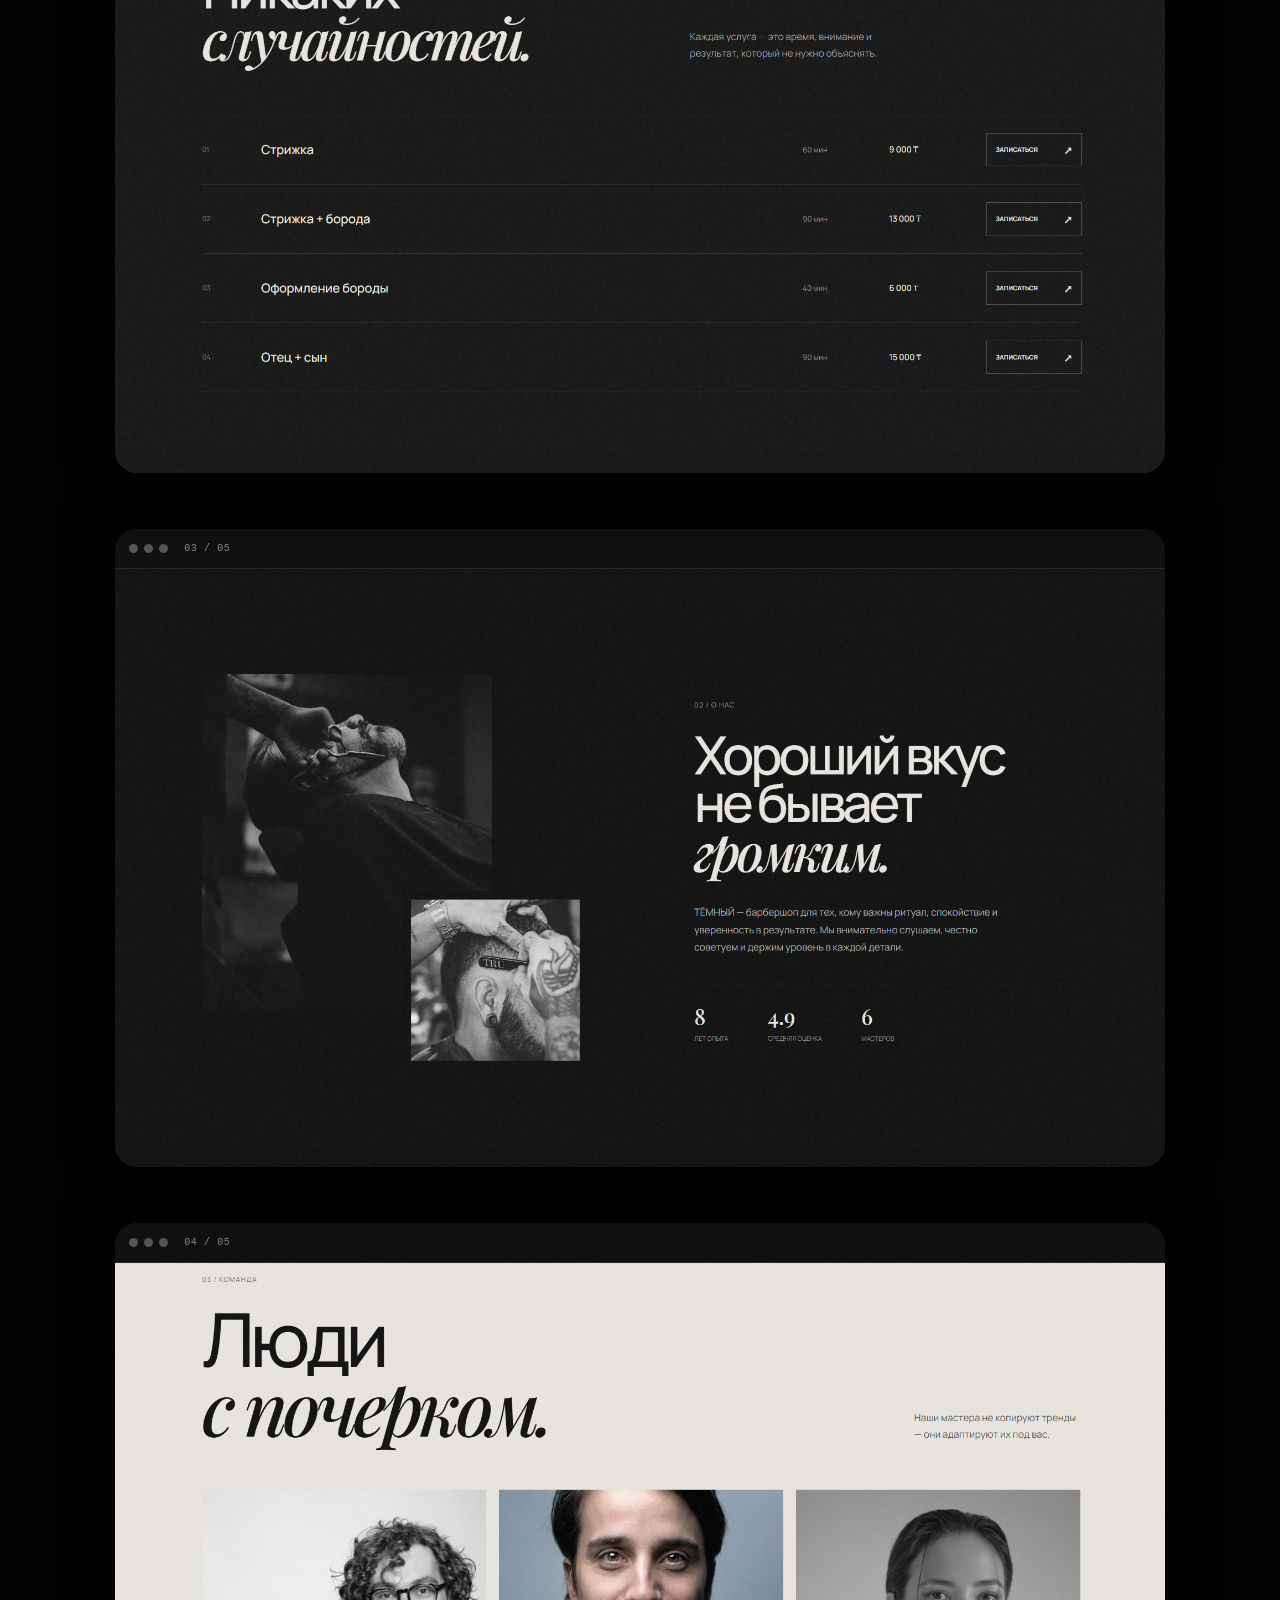
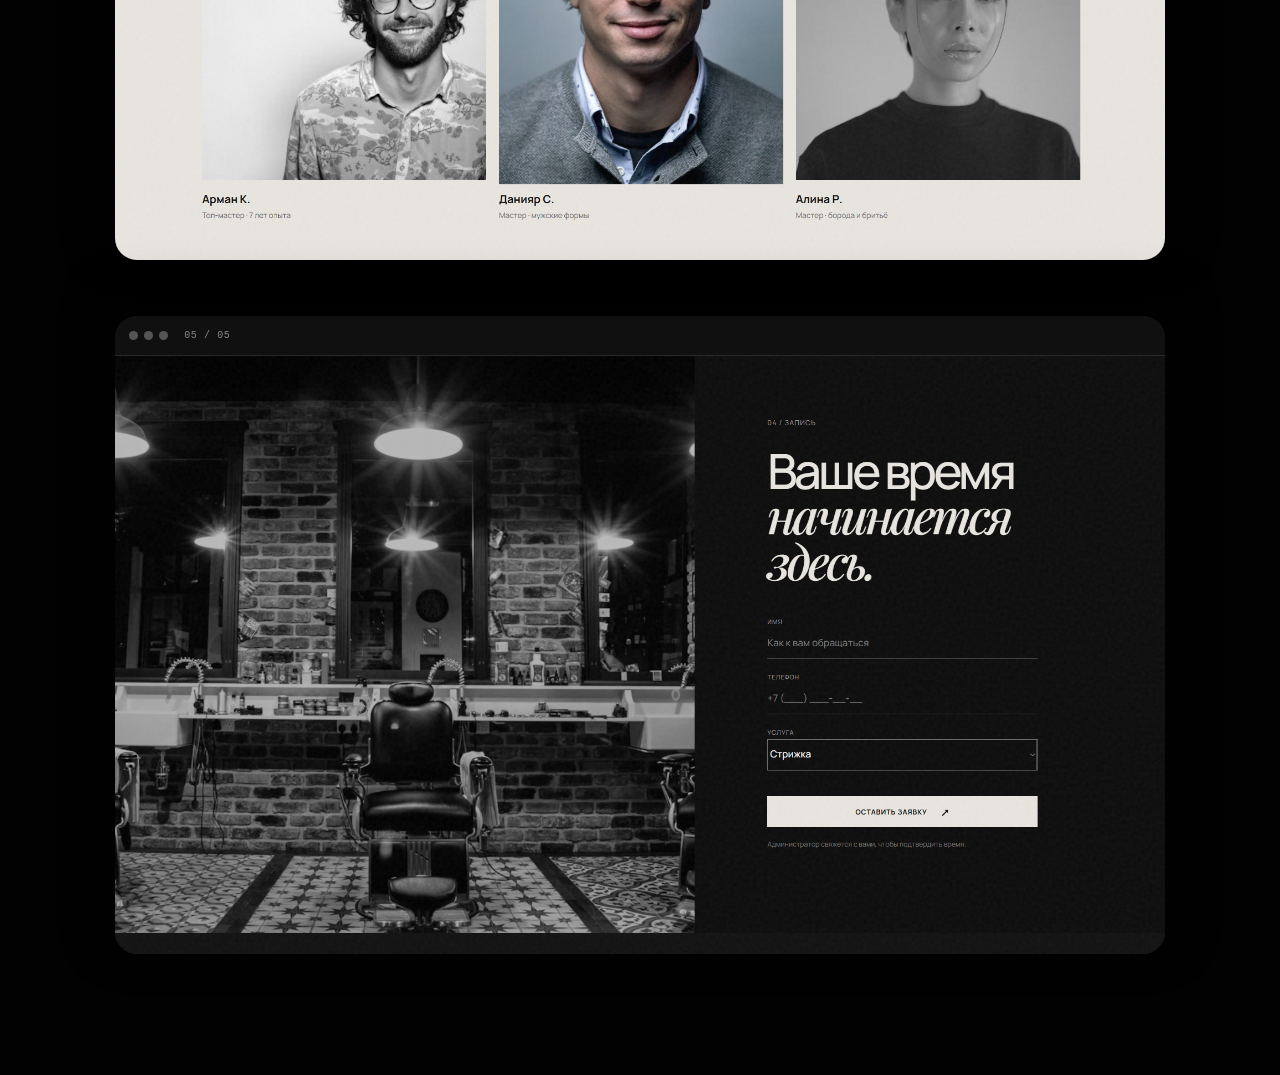
<file: barber.html>
<!doctype html><html lang="ru"><head><meta charset="utf-8"><meta name="viewport" content="width=device-width,initial-scale=1"><title>Тёмный барбершоп — Minimal Code</title><link rel="stylesheet" href="project.css"></head><body data-prefix="barber" data-screens="5" style="--project-glow:rgba(145,145,145,.24)"><header class="project-header"><a class="back" href="index.html#works">← Все работы</a><span class="project-index">01 / 03</span></header><main><section class="intro"><p class="eyebrow">Барбершоп / Алматы</p><h1>Тёмный<br>барбершоп</h1></section><section class="gallery"><div class="gallery-label"><span>Экраны сайта</span><span>листайте ↓</span></div><div class="screen-stack"></div></section></main><script src="project.js"></script></body></html>
</file>
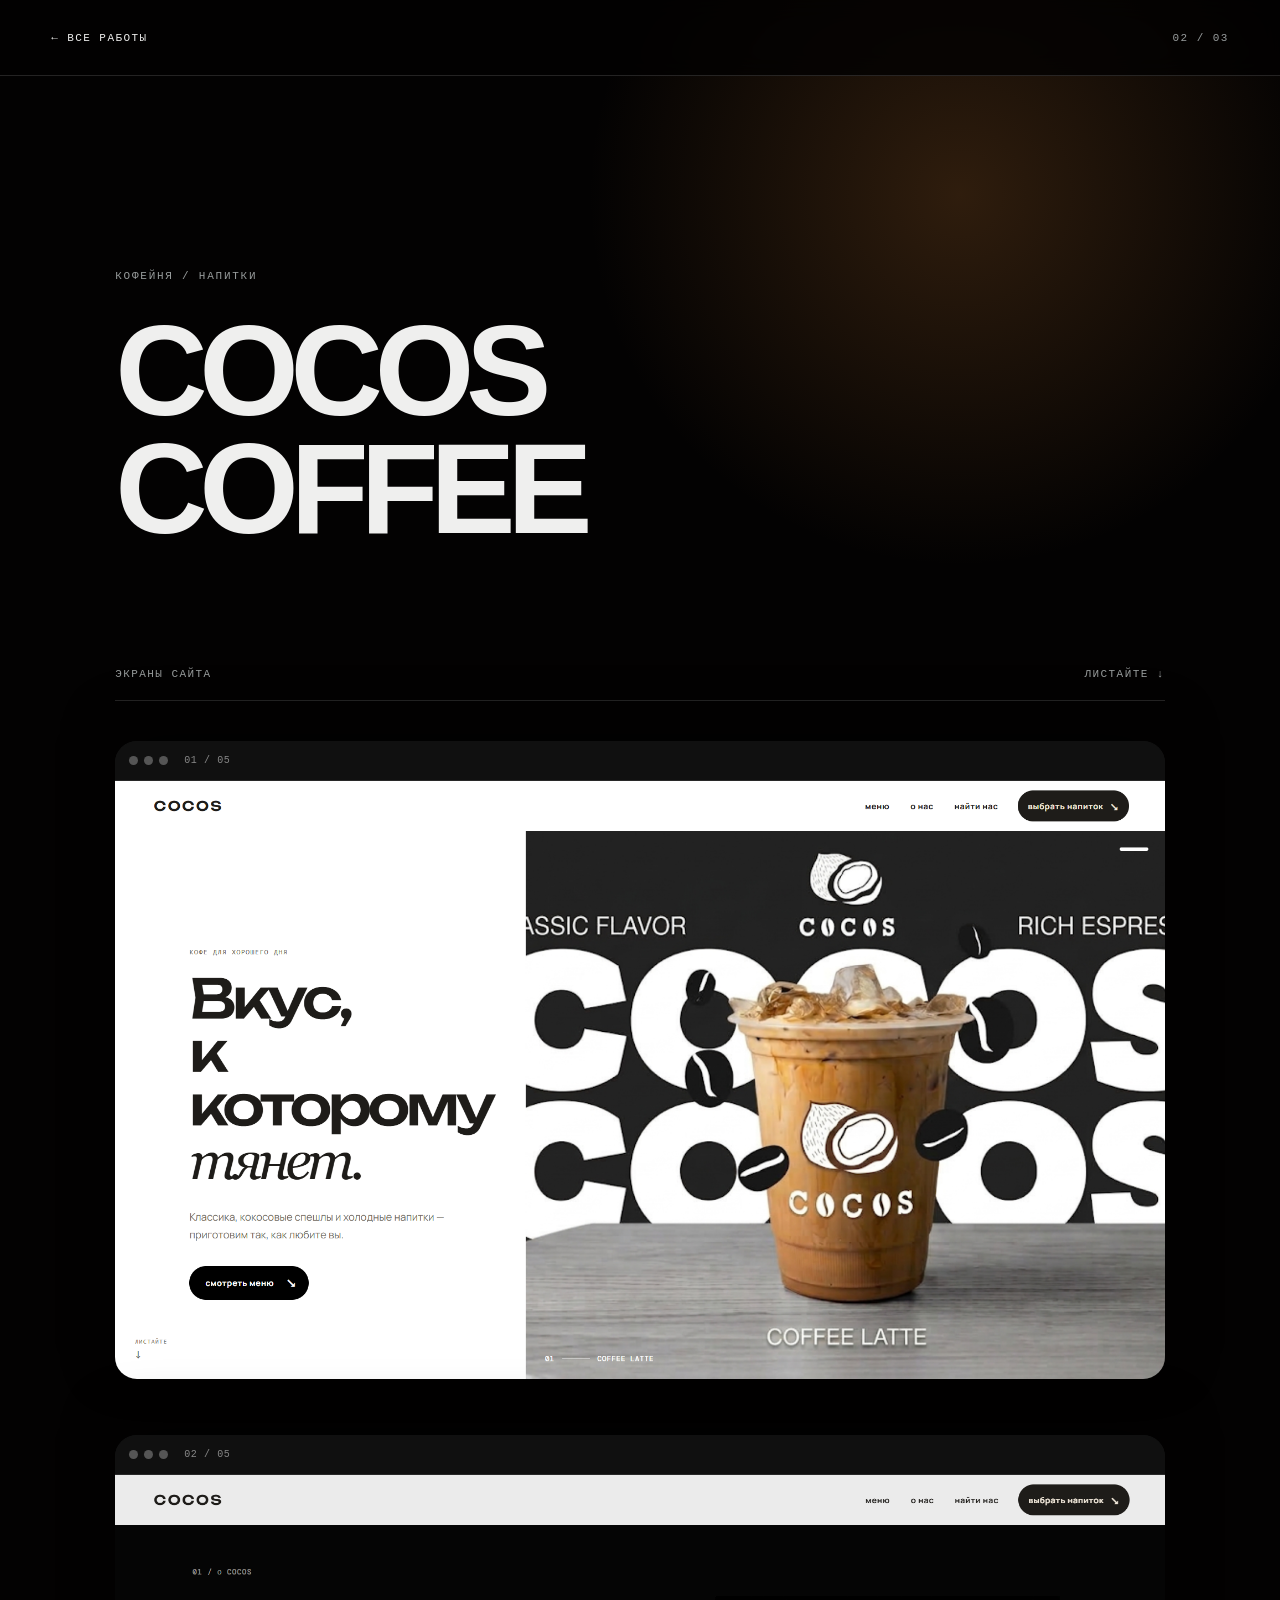
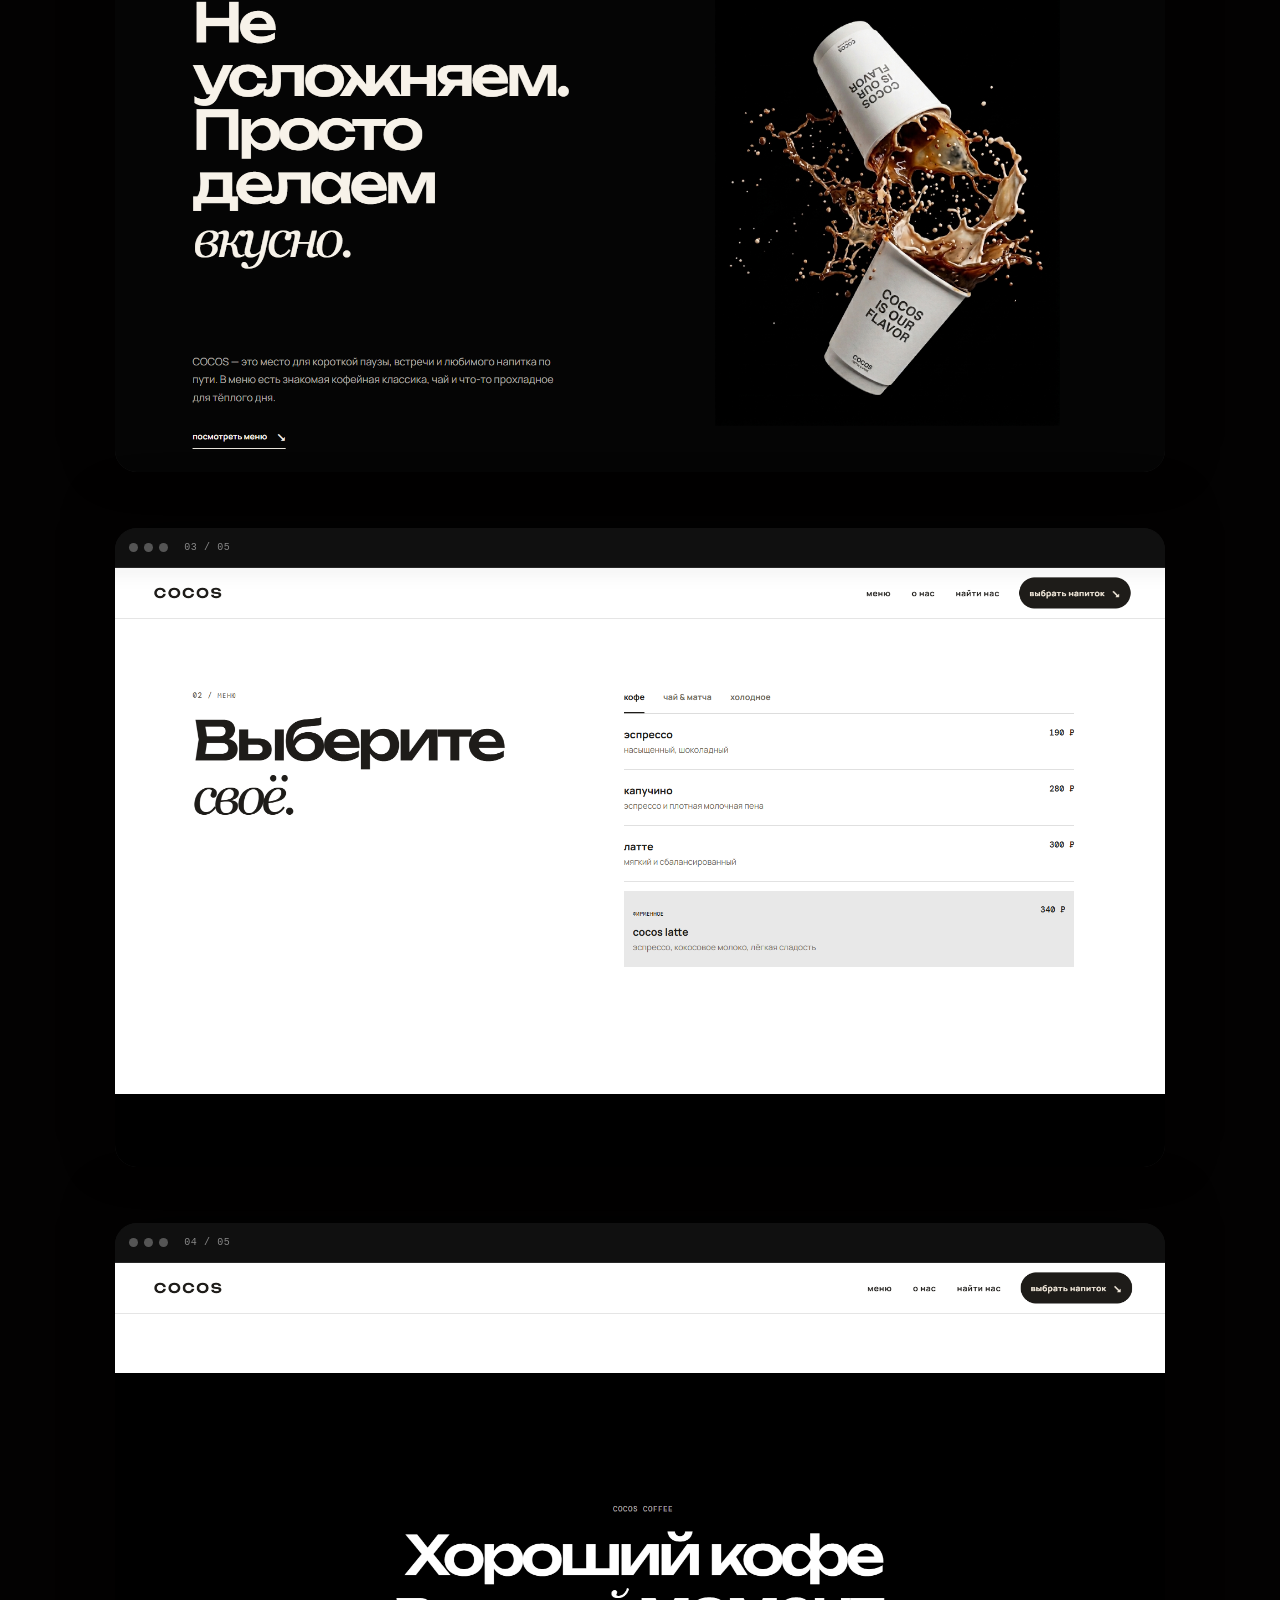
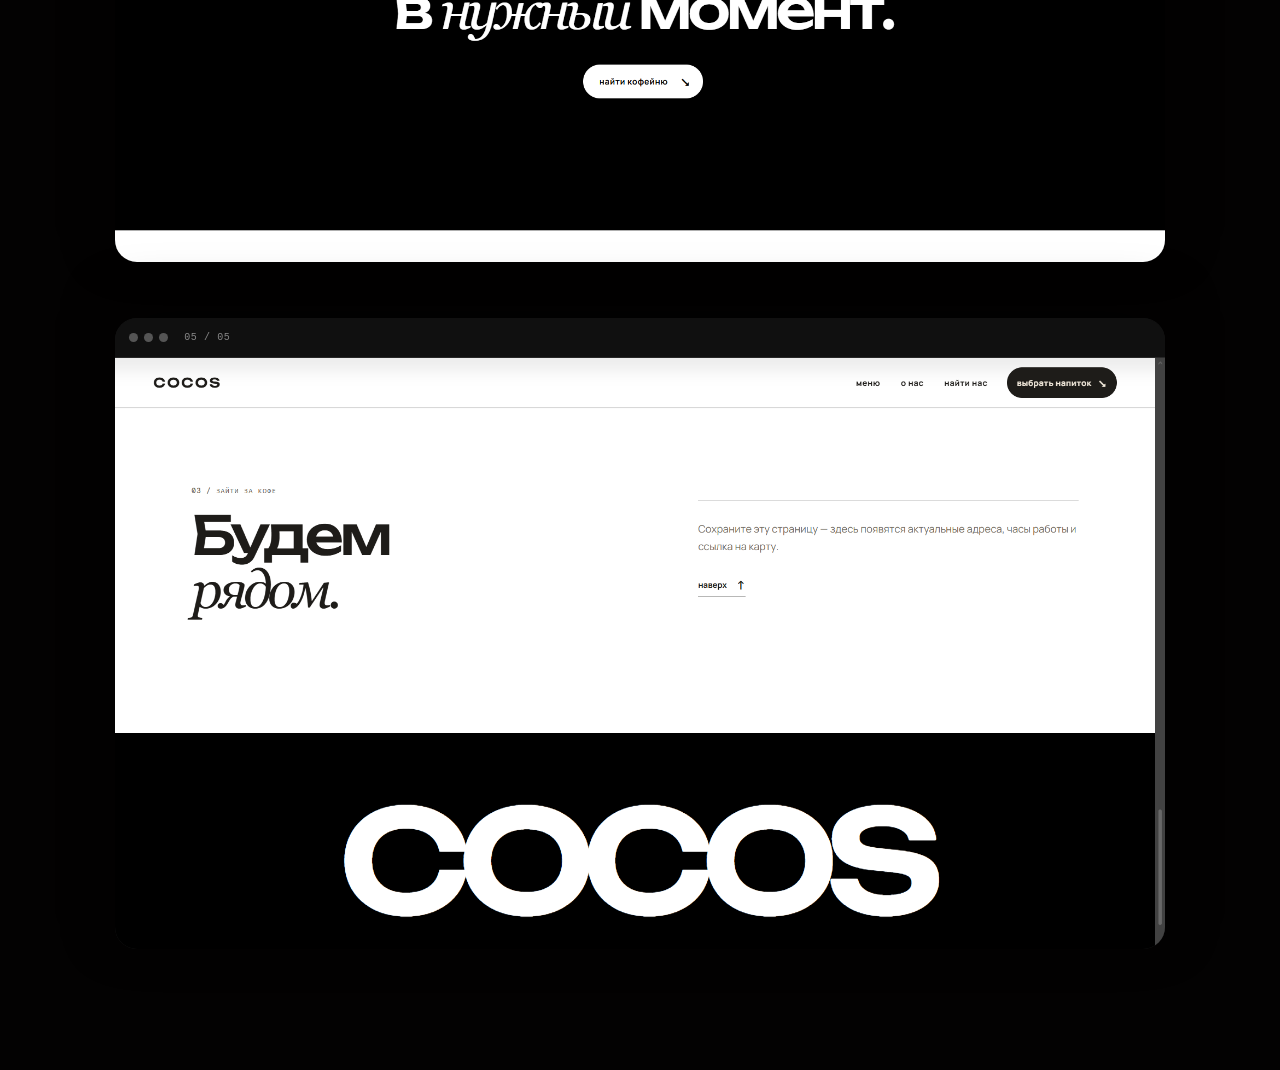
<file: coffee.html>
<!doctype html><html lang="ru"><head><meta charset="utf-8"><meta name="viewport" content="width=device-width,initial-scale=1"><title>COCOS coffee — Minimal Code</title><link rel="stylesheet" href="project.css"></head><body data-prefix="coffee" data-screens="5" style="--project-glow:rgba(173,106,45,.26)"><header class="project-header"><a class="back" href="index.html#works">← Все работы</a><span class="project-index">02 / 03</span></header><main><section class="intro"><p class="eyebrow">Кофейня / Напитки</p><h1>COCOS<br>coffee</h1></section><section class="gallery"><div class="gallery-label"><span>Экраны сайта</span><span>листайте ↓</span></div><div class="screen-stack"></div></section></main><script src="project.js"></script></body></html>
</file>
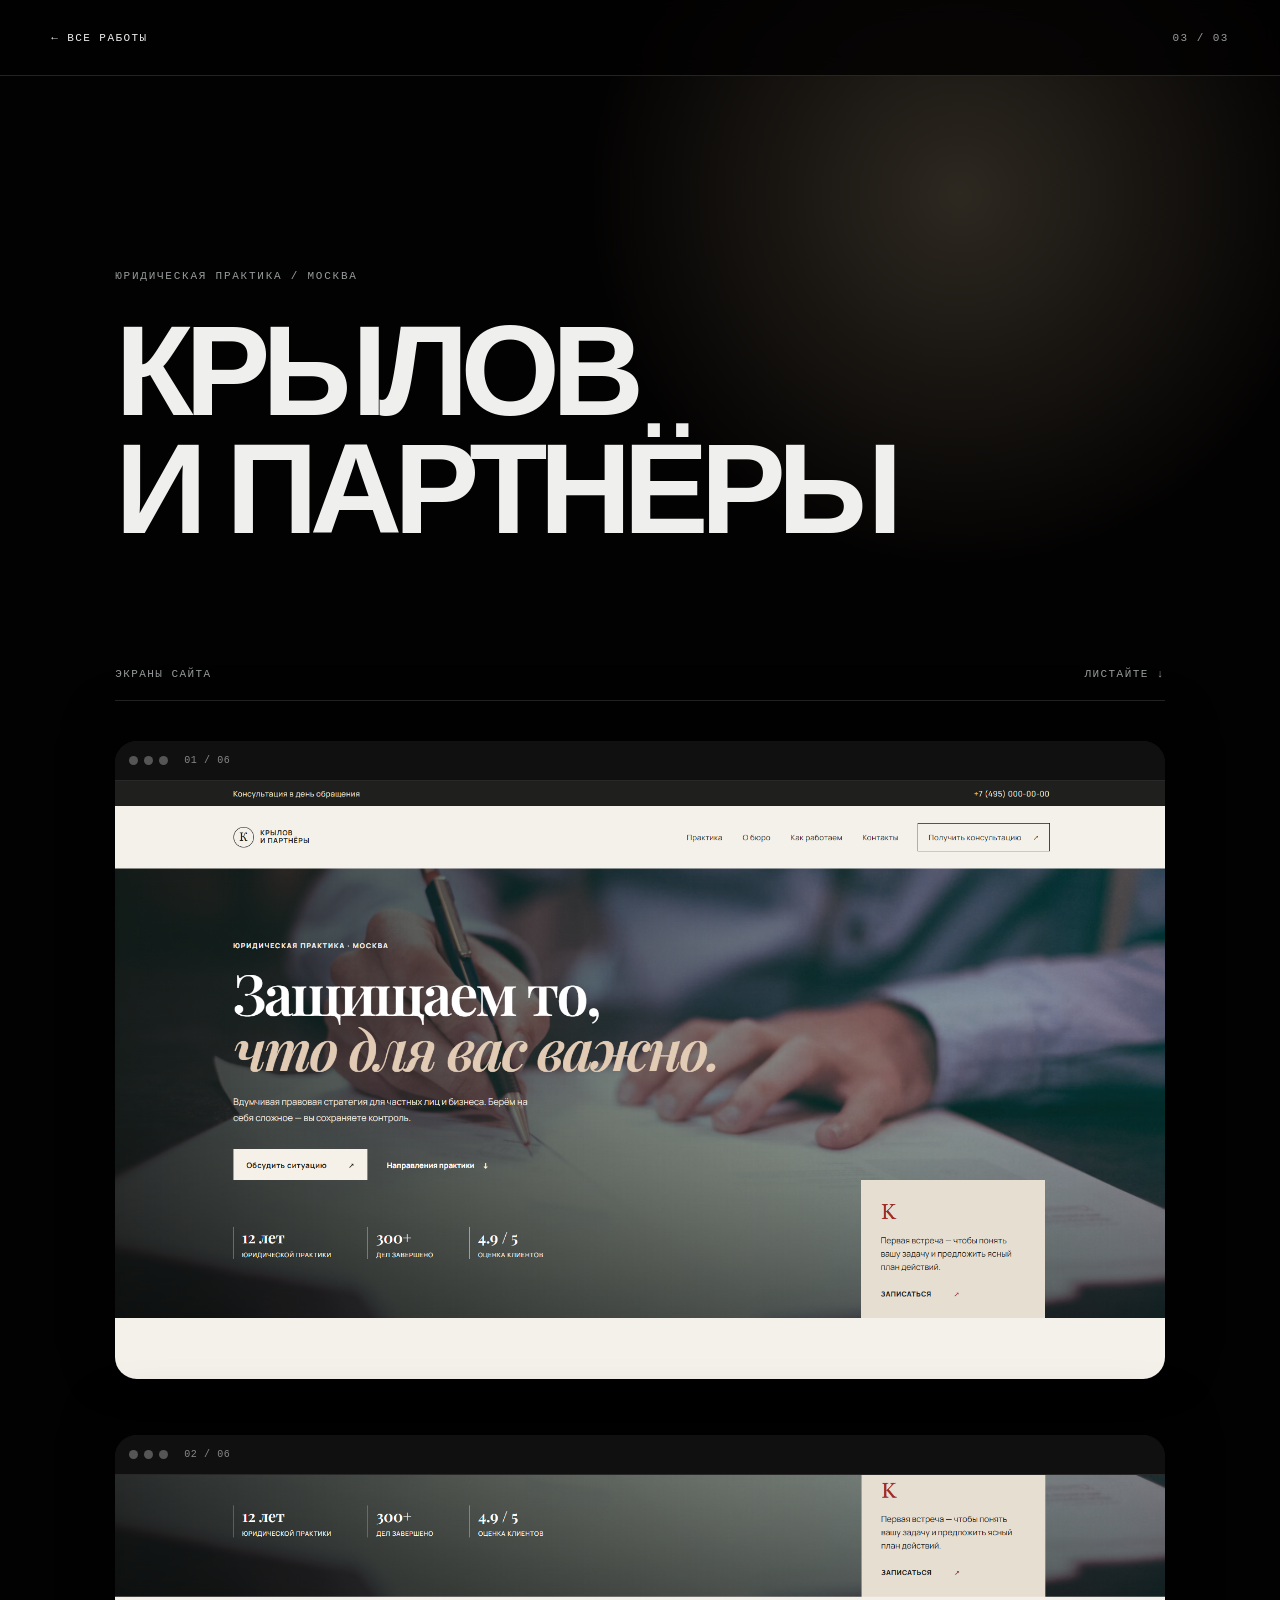
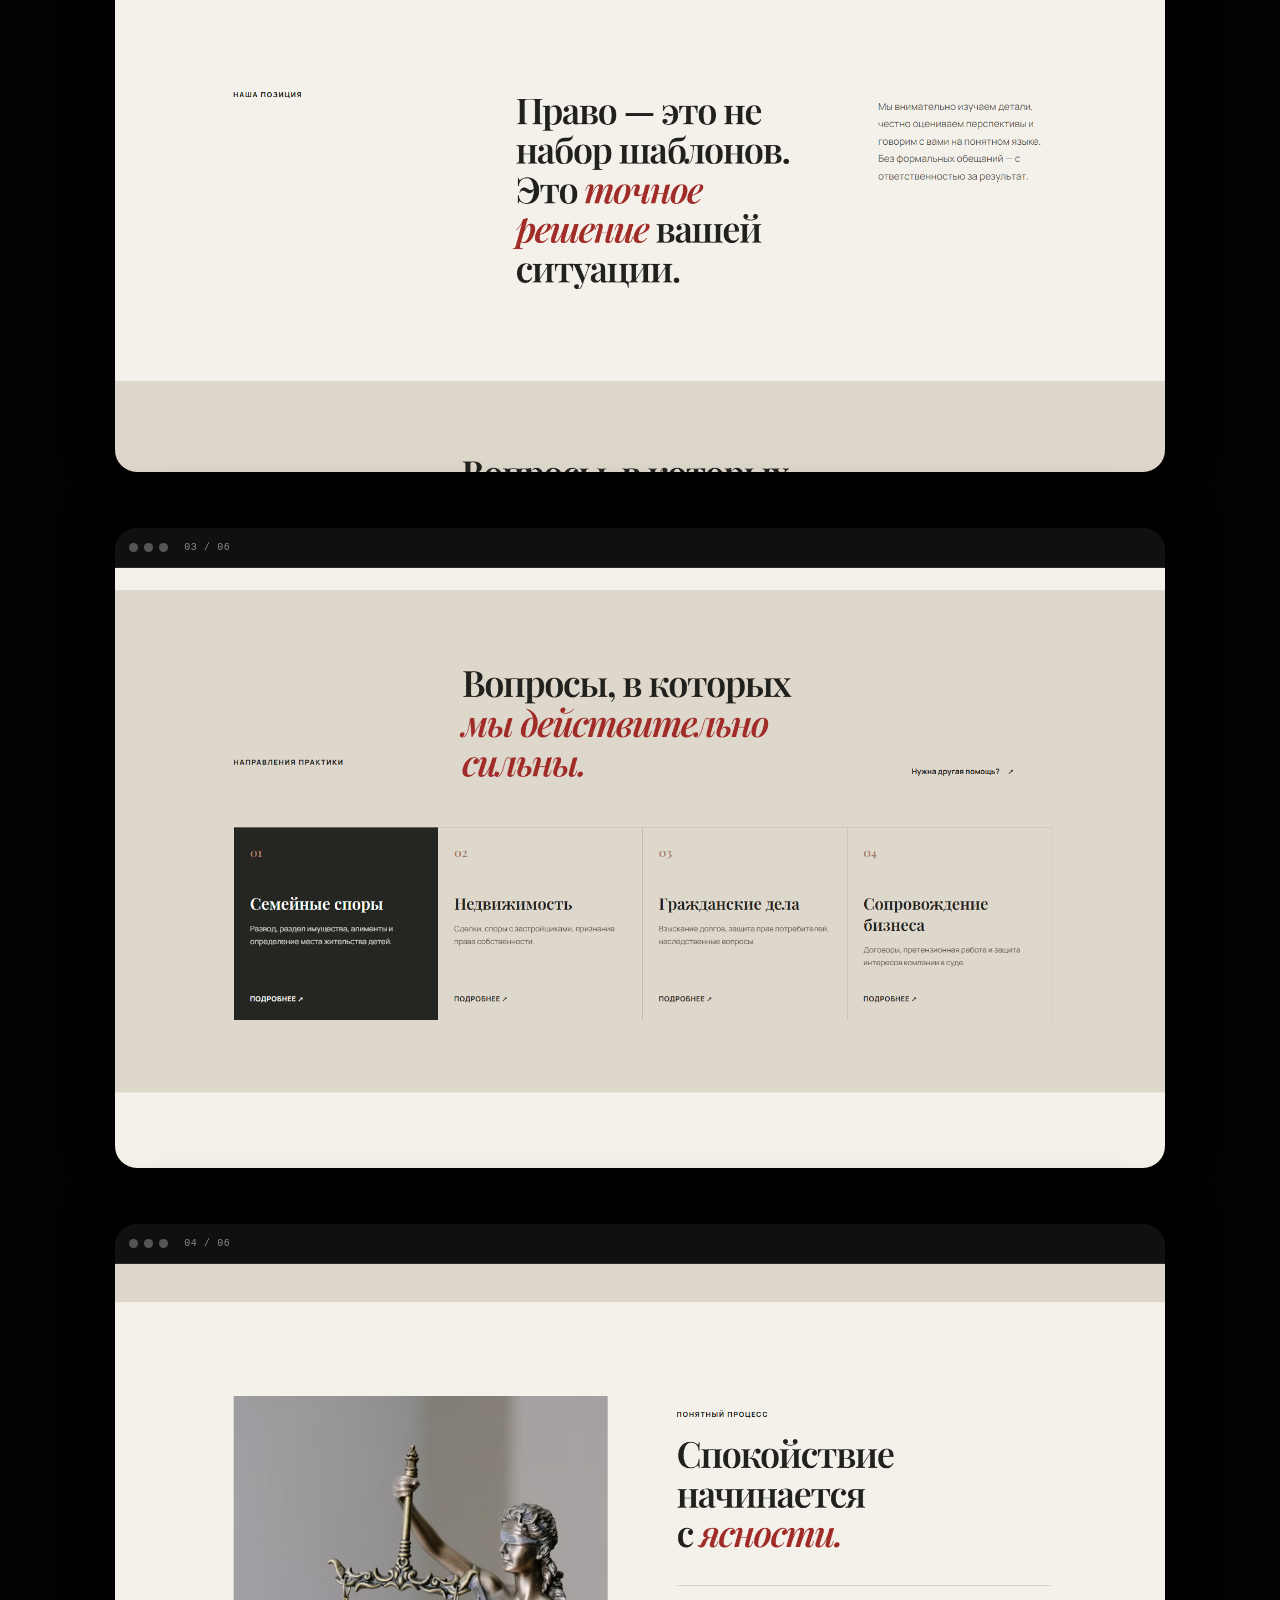
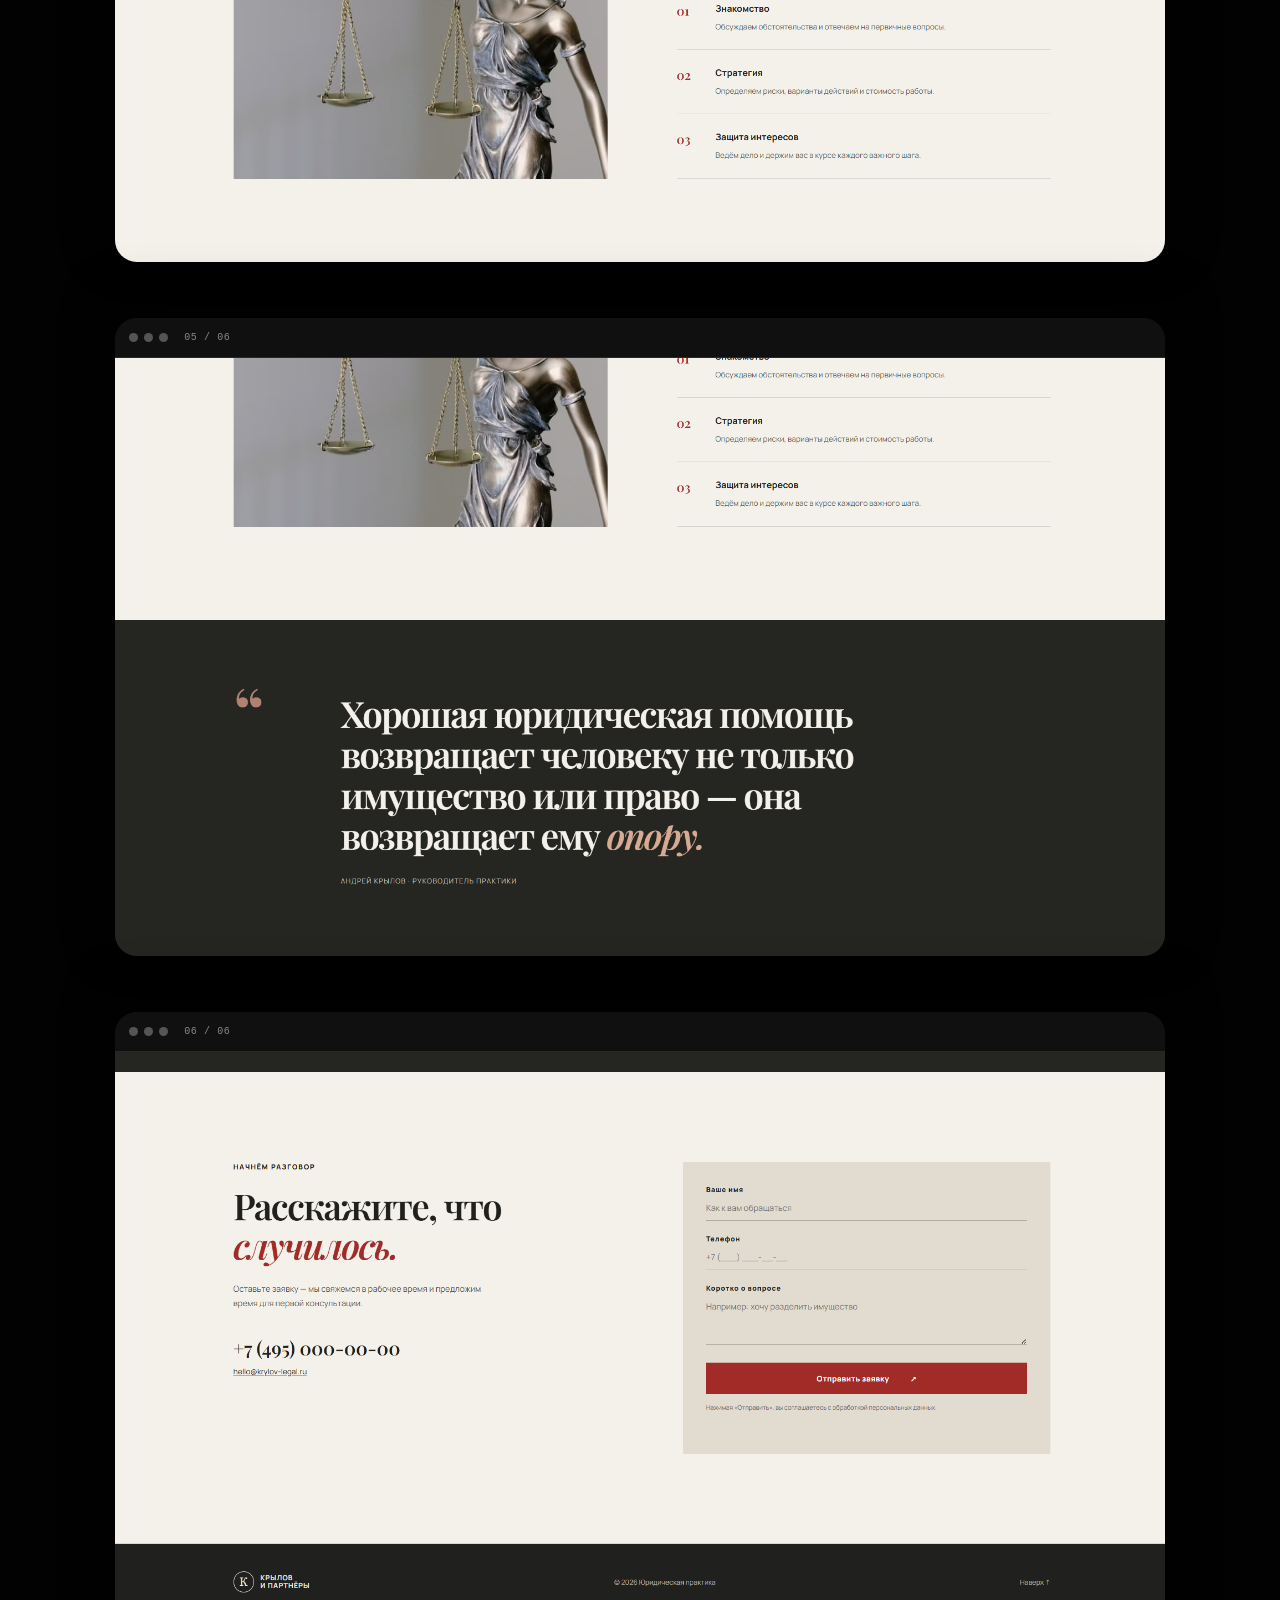
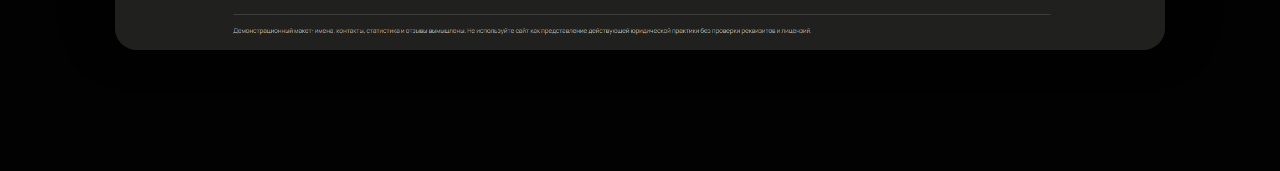
<file: law.html>
<!doctype html><html lang="ru"><head><meta charset="utf-8"><meta name="viewport" content="width=device-width,initial-scale=1"><title>Крылов и партнёры — Minimal Code</title><link rel="stylesheet" href="project.css"></head><body data-prefix="lawyer" data-screens="6" style="--project-glow:rgba(195,174,139,.22)"><header class="project-header"><a class="back" href="index.html#works">← Все работы</a><span class="project-index">03 / 03</span></header><main><section class="intro"><p class="eyebrow">Юридическая практика / Москва</p><h1>Крылов<br>и партнёры</h1></section><section class="gallery"><div class="gallery-label"><span>Экраны сайта</span><span>листайте ↓</span></div><div class="screen-stack"></div></section></main><script src="project.js"></script></body></html>
</file>
<file: project.css>
:root{--black:#030202;--light:#efefee;--gray:#989c9c;--line:rgba(239,239,238,.14);--header:76px;--font:Inter,Arial,sans-serif;--mono:ui-monospace,"Cascadia Code",monospace}*{box-sizing:border-box}html{scroll-behavior:smooth}body{margin:0;background:var(--black);color:var(--light);font-family:var(--font);overflow-x:clip;-webkit-user-select:none;user-select:none}.project-header{height:var(--header);position:fixed;inset:0 0 auto;z-index:10;display:flex;align-items:center;justify-content:space-between;padding:0 clamp(20px,4vw,64px);background:rgba(3,2,2,.82);backdrop-filter:blur(12px);border-bottom:1px solid var(--line)}.back{color:var(--light);text-decoration:none;font:11px var(--mono);letter-spacing:.13em;text-transform:uppercase}.back:hover{color:var(--gray)}.project-index{font:11px var(--mono);letter-spacing:.13em;color:var(--gray)}.intro{min-height:72vh;padding:calc(var(--header) + 90px) clamp(20px,9vw,150px) 90px;display:flex;flex-direction:column;justify-content:flex-end;background:radial-gradient(circle at 75% 30%,var(--project-glow),transparent 35%)}.eyebrow{font:11px var(--mono);letter-spacing:.16em;text-transform:uppercase;color:var(--gray);margin:0 0 20px}.intro h1{margin:0;padding:.08em 0;max-width:900px;font-size:clamp(52px,10vw,148px);line-height:.92;letter-spacing:-.065em;text-transform:uppercase}.gallery{padding:20px clamp(20px,9vw,150px) 120px}.gallery-label{display:flex;justify-content:space-between;padding:0 0 20px;border-bottom:1px solid var(--line);font:11px var(--mono);letter-spacing:.13em;text-transform:uppercase;color:var(--gray)}.screen-stack{display:flex;flex-direction:column;gap:56px;padding-top:40px}.screen{position:sticky;top:calc(var(--header) + 20px + var(--screen-offset,0px));z-index:1;border-radius:22px;overflow:hidden;background:#161616;box-shadow:0 -16px 50px rgba(0,0,0,.52);min-height:180px}.screen__bar{height:40px;padding:0 14px;display:flex;align-items:center;gap:6px;background:#101010;border-bottom:1px solid rgba(255,255,255,.1)}.screen__bar i{height:9px;width:9px;border-radius:50%;background:#555}.screen__bar span{margin-left:10px;color:#888;font:10px var(--mono);letter-spacing:.06em}.screen img{display:block;width:100%;height:auto;min-height:200px;object-fit:contain;object-position:top;background:#161616}@media(max-width:600px){html,body{width:100%;overflow-x:clip}.intro{min-height:58vh;padding-bottom:60px}.gallery{padding-bottom:72px}.screen{top:calc(var(--header) + 12px + var(--screen-offset,0px));border-radius:14px}.screen-stack{gap:28px}}
</file>
